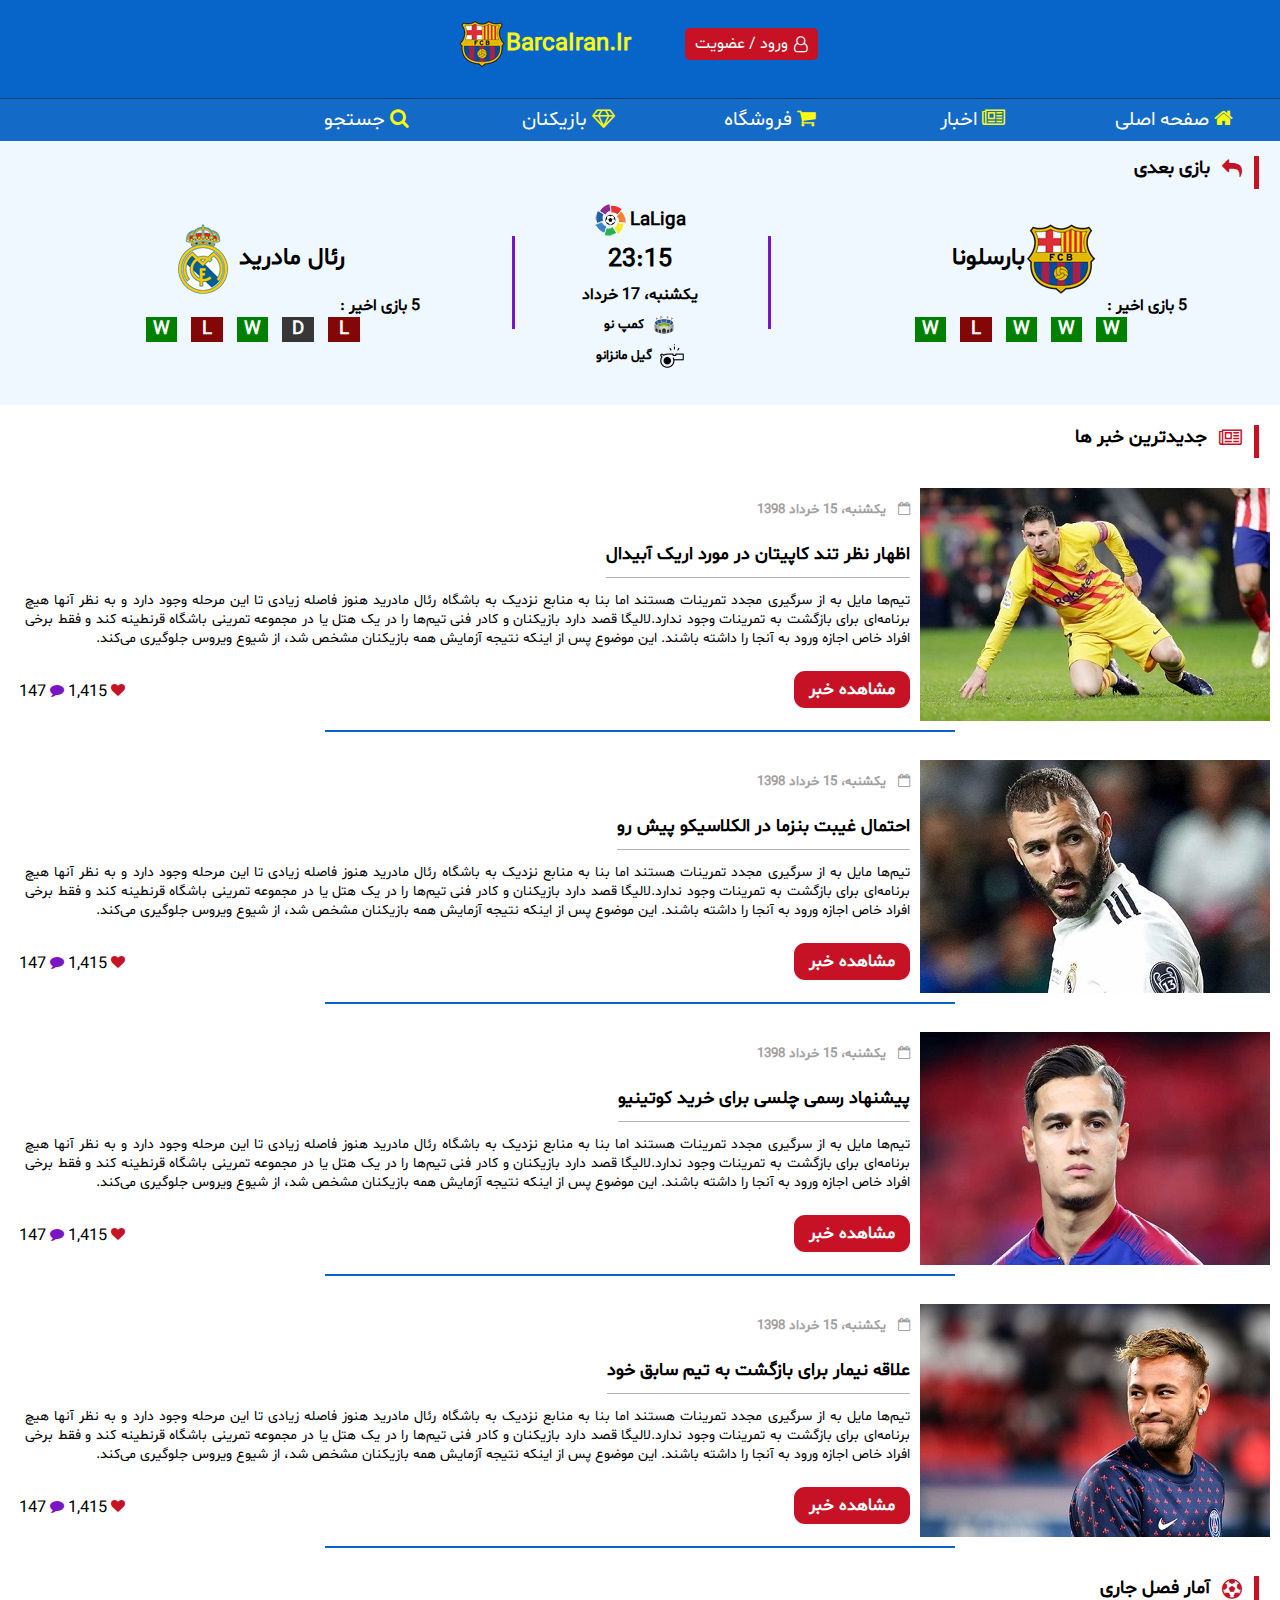
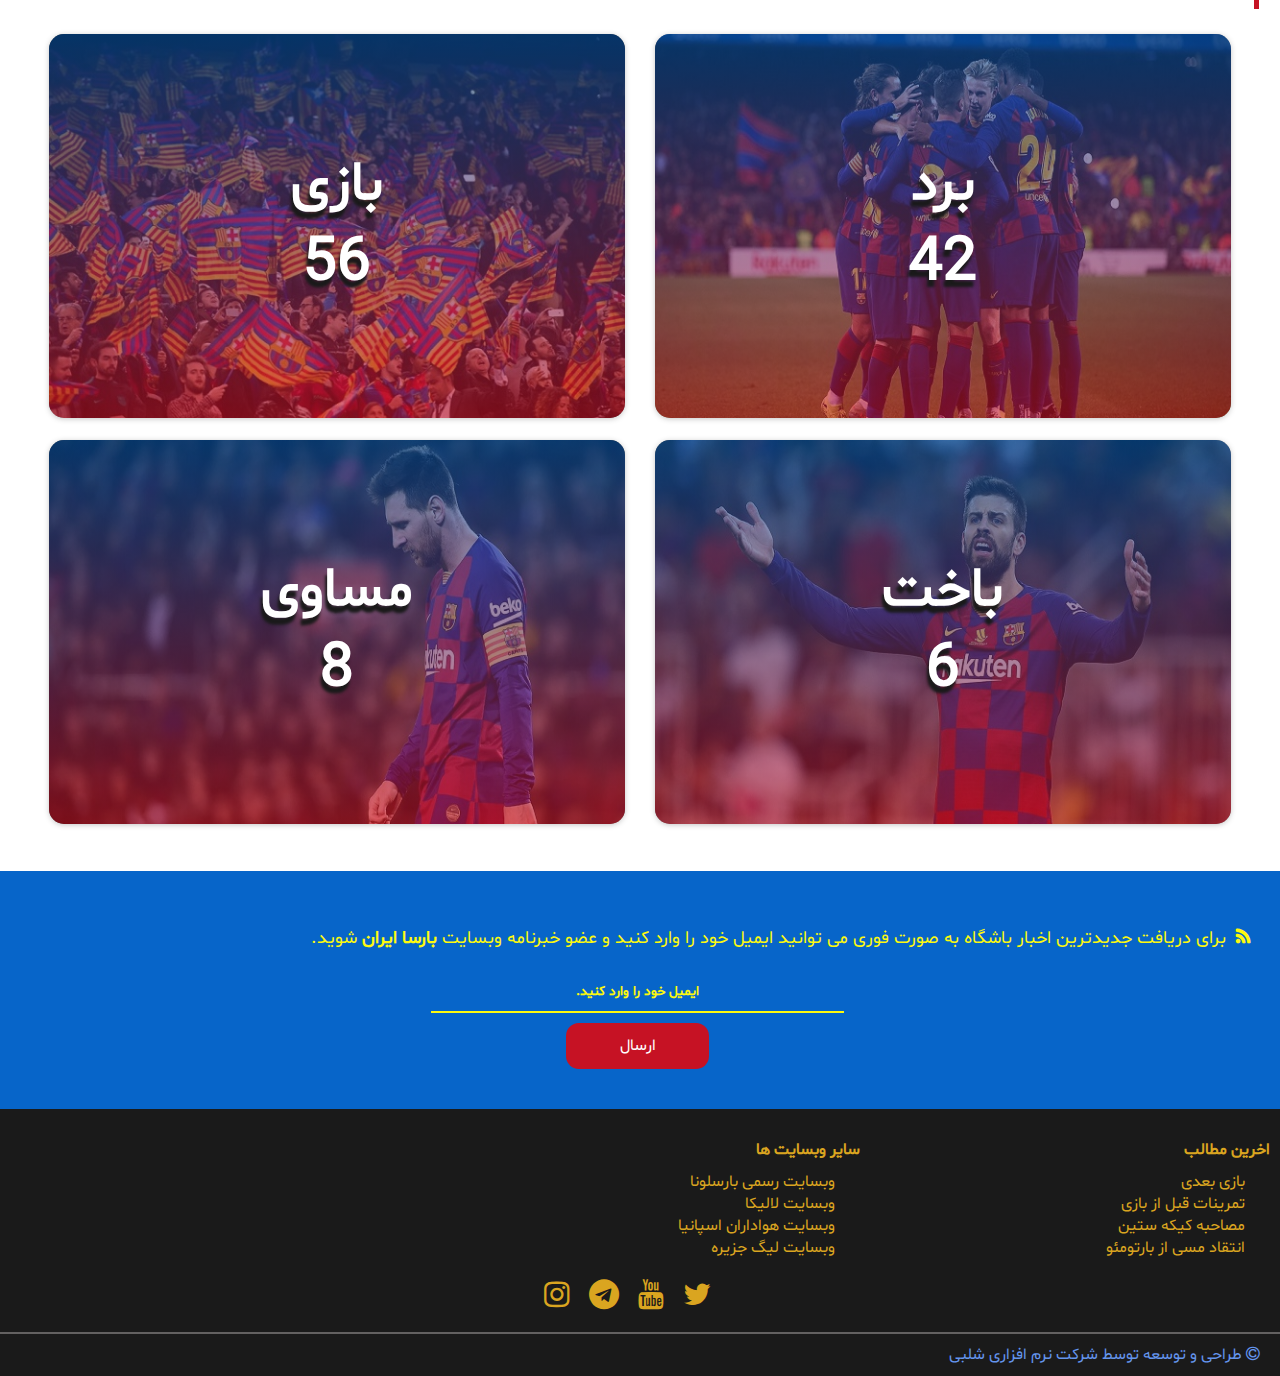
<file: index.html>
<!DOCTYPE html>
<html lang="en">

<head>
    <meta charset="UTF-8" />
    <meta name="viewport" content="width=device-width, initial-scale=1.0" />
    <title>BarcaIran</title>
    <link rel="shortcut icon" href="Images/Website/FavIco.ico" type="image/x-icon" />
    <link rel="stylesheet" href="Styles/Styles.css" />
    <link rel="stylesheet" href="Styles/Media-Queries.css">
    <link rel="stylesheet" href="https://stackpath.bootstrapcdn.com/font-awesome/4.7.0/css/font-awesome.min.css" />
    <script src="Js/Main.js"></script>
</head>

<body>
    <header class="Header">
        <section class="LogoUserSec">
            <section class="UserLogin">
                <a href="Signin.html" class="SignInButton"><span class="fa fa-user-o"></span>ورود / عضویت</a>
            </section>
            <section class="WebsiteLogoSec">
                <a href="index.html" class="WebsiteLogo">
                    <h2>BarcaIran.Ir</h2>
                    <img src="Images/Website/Logo.png" alt="" />
                </a>
            </section>
        </section>
        <nav class="NavBar" id="DesktopNav">
            <ul class="NavUl">
                <li class="NavLi">
                    <a href="index.html" class="NavItem"><span class="fa fa-home"></span>&nbsp;صفحه اصلی</a>
                </li>
                <li class="NavLi NewsLi">
                    <a href="News.html" class="NavItem"><span class="fa fa-newspaper-o"></span>&nbsp;اخبار</a>
                    <!-- News SubMenu -->
                    <ul class="NavSubMenuUl">
                        <li class="NavSubMenuLi">
                            <a href="News.html"><span class="fa fa-newspaper-o"></span>&nbsp;اخبار</a>
                        </li>
                        <li class="NavSubMenuLi">
                            <a href="News.html"><span class="fa fa-futbol-o"></span>&nbsp;بازی ها</a>
                        </li>
                        <li class="NavSubMenuLi">
                            <a href="News.html"><span class="fa fa-trophy"></span>&nbsp;مسابقات</a>
                        </li>
                    </ul>
                    <!--End of News SubMenu -->
                </li>
                <li class="NavLi">
                    <a href="#" class="NavItem"><span class="fa fa-shopping-cart"></span>&nbsp;فروشگاه</a>
                </li>
                <li class="NavLi PlayersLi">
                    <a href="PlayersPage.html" class="NavItem"><span class="fa fa-diamond"></span>&nbsp;بازیکنان</a>
                    <!-- Players Susbmenu -->
                    <ul class="NavSubMenuUl">
                        <li class="NavSubMenuLi">
                            <a href="PlayersPage.html"><span class="fa fa-star"></span>&nbsp;لیست</a>
                        </li>
                        <li class="NavSubMenuLi">
                            <a href="PlayersPage.html"><span class="fa fa-photo"></span>&nbsp;عکس</a>
                        </li>
                    </ul>
                    <!-- End of  Players Susbmenu -->
                </li>
                <li class="NavLi">
                    <a href="#" class="NavItem" onclick="ShowSearch()"><span class="fa fa-search">&nbsp;</span>جستجو</a>
                </li>
                <!-- SearchButton -->
                <section id="SearchSection">
                    <a href="#" class="CloseBtn" onclick="DismissSearch()"><span class="fa fa-remove"></span></a>
                    <input class="SearchBox" type="text" placeholder="هرچی میخوای بنویس" />
                    <a href="#" class="SearchBtn">جستجو</a>
                </section>
                <!--End Of SearchButton -->
            </ul>
        </nav>
        <a href="#" class="BurgerMenuBtn"><span class="fa fa-bars"></span></a>
    </header>
    <!-- Header Ends -->
    <main class="Main">
        <!-- This Sections will show next match Details -->
        <Section class="NextMatchSec">
            <!-- NMTItle -->
            <section class="NMTitleSec SectionTitleSec">
                <span class="STIcon NMTitleIcon fa fa-reply"></span> &nbsp; &nbsp;
                <h3 class="STTitle NMTitle">بازی بعدی</h3>
            </section>
            <!-- End of NMTitle -->
            <!-- MatchInformation Section -->
            <section class="NMInfo">
                <!-- This Section show Team1 Details -->
                <section class="NMTeamsSec">
                    <section class="NMTeamsLogoAndName"><img src="Images/Website/MatchLogo.png" alt="Barcelona">
                        <h2 class="NMTeamName">بارسلونا</h2>
                    </section>
                    <section class="NMTeamStatus">
                        <h4>5 بازی اخیر :</h4>
                        <section>
                            <h3 class="MatchWin">W</h3>&nbsp;
                            <h3 class="MatchWin">W</h3>&nbsp;
                            <h3 class="MatchWin">W</h3>&nbsp;
                            <h3 class="MatchLoss">L</h3>&nbsp;
                            <h3 class="MatchWin">W</h3>&nbsp;
                        </section>
                    </section>
                </section>
                <!-- End of team1 details -->
                <!-- This section contain match details -->
                <Section class="NMDetails">
                    <!-- Tournmant logo -->
                    <section>
                        <h3>LaLiga</h3>&nbsp;<img class="NMTournmantImg" src="Images/Website/laliga.png" alt="Laliga"></section>
                    <!-- Match Date And Time -->
                    <section>
                        <h3 class="NMTime">23:15</h3>
                    </section>
                    <section>
                        <h4>یکشنبه، 17 خرداد</h4>
                    </section>
                    <!-- Referee and Stadium -->
                    <section>
                        <img src="Images/Website/Stadium.png" alt="Stadium">
                        <h5>&nbsp; کمپ نو</h6>
                    </section>
                    <section>
                        <img src="Images/Website/Referee.png" alt="Referee">
                        <h5>&nbsp; گیل مانزانو</h5>
                    </section>

                </Section>
                <!-- End Of Match Details -->
                <!-- This Section show Team2 Details -->
                <section class="NMTeamsSec">
                    <section class="NMTeamsLogoAndName">
                        <h2 class="NMTeamName">رئال مادرید</h2>
                        <img src="Images/Website/realLogo.png" alt="realLogo">

                    </section>
                    <section class="NMTeamStatus">
                        <h4>5 بازی اخیر :</h4>
                        <section>
                            <h3 class="MatchLoss">L</h3>&nbsp;
                            <h3 class="MatchDraw">D</h3>&nbsp;
                            <h3 class="MatchWin">W</h3>&nbsp;
                            <h3 class="MatchLoss">L</h3>&nbsp;
                            <h3 class="MatchWin">W</h3>&nbsp;
                        </section>
                    </section>
                </section>
                <!-- End of team2 details -->
            </section>
        </Section>
        <!-- End of Next Match Section -->
        <!-- Latest news Title -->
        <section class="NMTitleSec SectionTitleSec">
            <span class="STIcon NMTitleIcon fa fa-newspaper-o"></span> &nbsp; &nbsp;
            <h3 class="STTitle NMTitle">جدیدترین خبر ها</h3>
        </section>
        <!--End of Latest news Title -->
        <!-- Latest News Sec -->
        <section class="LatestNewsSec">
            <!-- Latest News Box -->
            <section class="LNBox">
                <!-- Latest News Img -->
                <section class="LNImg"><img src="Images/News/messi.jpg" alt=""></section>
                <!-- Latest News Details such as date, text and .. -->
                <section class="LNDetails">
                    <section class="LNDateTimeSec">
                        <h5 class="LNDateTime"> <span class="fa fa-calendar-o"></span> &nbsp; یکشنبه، 15 خرداد 1398 </h5>
                    </section>
                    <section class="LNTitleSec">
                        <h3 class="LNTitle">اظهار نظر تند کاپیتان در مورد اریک آبیدال</h3>
                    </section>
                    <section class="LNTextSec">
                        <p class="LNText">
                            تیم‌ها مایل به از سرگیری مجدد تمرینات هستند اما بنا به منابع نزدیک به باشگاه رئال مادرید هنوز فاصله زیادی تا این مرحله وجود دارد و به نظر آنها هیچ برنامه‌ای برای بازگشت به تمرینات وجود ندارد.لالیگا قصد دارد بازیکنان و کادر فنی تیم‌ها را در یک هتل یا در
                            مجموعه تمرینی باشگاه قرنطینه کند و فقط برخی افراد خاص اجازه ورود به آنجا را داشته باشند. این موضوع پس از اینکه نتیجه آزمایش همه بازیکنان مشخص شد، از شیوع ویروس جلوگیری می‌کند.
                        </p>
                    </section>
                    <!--End Latest News Details such as date, text and .. -->
                    <!-- Latest News Button, Comment and heart icon -->
                    <section class="LNActions">
                        <section class="LNBtnSec"><a href="#" class="LNBtn">مشاهده خبر</a></section>
                        <section class="LNFeedback">
                            <span class="fa fa-heart HeartIcon"></span>
                            <h3>1,415</h3>
                            &nbsp;
                            <span class="fa fa-comment CommentIcon"></span>
                            <h3>147</h3>
                        </section>
                        <!-- End ofLatest News Button, Comment and heart icon -->
                    </section>
                    <!--End of Latest News Details such as date, text and .. -->
                </section>
                <!--End of Latest News Box.. -->
            </section>
            <!-- Latest News Box -->
            <section class="LNBox">
                <!-- Latest News Img -->
                <section class="LNImg"><img src="Images/News/benzema.jpg" alt=""></section>
                <!-- Latest News Details such as date, text and .. -->
                <section class="LNDetails">
                    <section class="LNDateTimeSec">
                        <h5 class="LNDateTime"> <span class="fa fa-calendar-o"></span> &nbsp; یکشنبه، 15 خرداد 1398 </h5>
                    </section>
                    <section class="LNTitleSec">
                        <h3 class="LNTitle">احتمال غیبت بنزما در الکلاسیکو پیش رو</h3>
                    </section>
                    <section class="LNTextSec">
                        <p class="LNText">
                            تیم‌ها مایل به از سرگیری مجدد تمرینات هستند اما بنا به منابع نزدیک به باشگاه رئال مادرید هنوز فاصله زیادی تا این مرحله وجود دارد و به نظر آنها هیچ برنامه‌ای برای بازگشت به تمرینات وجود ندارد.لالیگا قصد دارد بازیکنان و کادر فنی تیم‌ها را در یک هتل یا در
                            مجموعه تمرینی باشگاه قرنطینه کند و فقط برخی افراد خاص اجازه ورود به آنجا را داشته باشند. این موضوع پس از اینکه نتیجه آزمایش همه بازیکنان مشخص شد، از شیوع ویروس جلوگیری می‌کند.
                        </p>
                    </section>
                    <!--End Latest News Details such as date, text and .. -->
                    <!-- Latest News Button, Comment and heart icon -->
                    <section class="LNActions">
                        <section class="LNBtnSec"><a href="#" class="LNBtn">مشاهده خبر</a></section>
                        <section class="LNFeedback">
                            <span class="fa fa-heart HeartIcon"></span>
                            <h3>1,415</h3>
                            &nbsp;
                            <span class="fa fa-comment CommentIcon"></span>
                            <h3>147</h3>
                        </section>
                        <!-- End ofLatest News Button, Comment and heart icon -->
                    </section>
                    <!--End of Latest News Details such as date, text and .. -->
                </section>
                <!--End of Latest News Box.. -->
            </section>
            <!-- Latest News Box -->
            <section class="LNBox">
                <!-- Latest News Img -->
                <section class="LNImg"><img src="Images/News/coutinho.jpg" alt=""></section>
                <!-- Latest News Details such as date, text and .. -->
                <section class="LNDetails">
                    <section class="LNDateTimeSec">
                        <h5 class="LNDateTime"> <span class="fa fa-calendar-o"></span> &nbsp; یکشنبه، 15 خرداد 1398 </h5>
                    </section>
                    <section class="LNTitleSec">
                        <h3 class="LNTitle">پیشنهاد رسمی چلسی برای خرید کوتینیو</h3>
                    </section>
                    <section class="LNTextSec">
                        <p class="LNText">
                            تیم‌ها مایل به از سرگیری مجدد تمرینات هستند اما بنا به منابع نزدیک به باشگاه رئال مادرید هنوز فاصله زیادی تا این مرحله وجود دارد و به نظر آنها هیچ برنامه‌ای برای بازگشت به تمرینات وجود ندارد.لالیگا قصد دارد بازیکنان و کادر فنی تیم‌ها را در یک هتل یا در
                            مجموعه تمرینی باشگاه قرنطینه کند و فقط برخی افراد خاص اجازه ورود به آنجا را داشته باشند. این موضوع پس از اینکه نتیجه آزمایش همه بازیکنان مشخص شد، از شیوع ویروس جلوگیری می‌کند.
                        </p>
                    </section>
                    <!--End Latest News Details such as date, text and .. -->
                    <!-- Latest News Button, Comment and heart icon -->
                    <section class="LNActions">
                        <section class="LNBtnSec"><a href="#" class="LNBtn">مشاهده خبر</a></section>
                        <section class="LNFeedback">
                            <span class="fa fa-heart HeartIcon"></span>
                            <h3>1,415</h3>
                            &nbsp;
                            <span class="fa fa-comment CommentIcon"></span>
                            <h3>147</h3>
                        </section>
                        <!-- End ofLatest News Button, Comment and heart icon -->
                    </section>
                    <!--End of Latest News Details such as date, text and .. -->
                </section>
                <!--End of Latest News Box.. -->
            </section>
            <!-- Latest News Box -->
            <section class="LNBox">
                <!-- Latest News Img -->
                <section class="LNImg"><img src="Images/News/neymar.jpg" alt=""></section>
                <!-- Latest News Details such as date, text and .. -->
                <section class="LNDetails">
                    <section class="LNDateTimeSec">
                        <h5 class="LNDateTime"> <span class="fa fa-calendar-o"></span> &nbsp; یکشنبه، 15 خرداد 1398 </h5>
                    </section>
                    <section class="LNTitleSec">
                        <h3 class="LNTitle">علاقه نیمار برای بازگشت به تیم سابق خود</h3>
                    </section>
                    <section class="LNTextSec">
                        <p class="LNText">
                            تیم‌ها مایل به از سرگیری مجدد تمرینات هستند اما بنا به منابع نزدیک به باشگاه رئال مادرید هنوز فاصله زیادی تا این مرحله وجود دارد و به نظر آنها هیچ برنامه‌ای برای بازگشت به تمرینات وجود ندارد.لالیگا قصد دارد بازیکنان و کادر فنی تیم‌ها را در یک هتل یا در
                            مجموعه تمرینی باشگاه قرنطینه کند و فقط برخی افراد خاص اجازه ورود به آنجا را داشته باشند. این موضوع پس از اینکه نتیجه آزمایش همه بازیکنان مشخص شد، از شیوع ویروس جلوگیری می‌کند.
                        </p>
                    </section>
                    <!--End Latest News Details such as date, text and .. -->
                    <!-- Latest News Button, Comment and heart icon -->
                    <section class="LNActions">
                        <section class="LNBtnSec"><a href="#" class="LNBtn">مشاهده خبر</a></section>
                        <section class="LNFeedback">
                            <span class="fa fa-heart HeartIcon"></span>
                            <h3>1,415</h3>
                            &nbsp;
                            <span class="fa fa-comment CommentIcon"></span>
                            <h3>147</h3>
                        </section>
                        <!-- End ofLatest News Button, Comment and heart icon -->
                    </section>
                    <!--End of Latest News Details such as date, text and .. -->
                </section>
                <!--End of Latest News Box.. -->
            </section>
        </section>
        </section>
        <!-- This Season Stats -->
        <!-- Season stats title -->
        <section class="NMTitleSec SectionTitleSec">
            <span class="STIcon NMTitleIcon fa fa-futbol-o"></span> &nbsp; &nbsp;
            <h3 class="STTitle NMTitle">آمار فصل جاری</h3>
        </section>
        <!-- Season stats title -->
        <Section class="SeasonStatsSec">
            <!-- This Section will hold season stats -->
            <section class="SSMatches">
                <img src="Images/Website/Wining.jpeg" class="SSImg" alt="">
                <section class="SSText">
                    <h1>برد</h1>
                    <h3>42</h3>
                </section>
            </section>
            <section class="SSMatches SSMatchesMR">
                <img src="Images/Website/Games.jpg" class="SSImg" alt="">
                <section class="SSText">
                    <h1>بازی</h1>
                    <h3>56</h3>
                </section>
            </section>
            <section class="SSMatches">
                <img src="Images/Website/Loss.jpeg" class="SSImg" alt="">
                <section class="SSText">
                    <h1>باخت</h1>
                    <h3>6</h3>
                </section>
            </section>
            <section class="SSMatches SSMatchesMR">
                <img src="Images/Website/Draw.jpeg" class="SSImg" alt="">
                <section class="SSText">
                    <h1>مساوی</h1>
                    <h3>8</h3>
                </section>
            </section>
        </Section>
        <!-- End of This Season Stats -->
        <!-- Get Latest News Sec -->
        <section class="GetNewsSec">
            <p class="GetNews"><span class="fa fa-feed">&nbsp;&nbsp;</span>برای دریافت جدیدترین اخبار باشگاه به صورت فوری می توانید ایمیل خود را وارد کنید و عضو خبرنامه وبسایت <b>بارسا ایران </b> شوید.</p>
            <section class="GetNewsActionsSec">

                <input class="GNTxtBox" type="text" placeholder="ایمیل خود را وارد کنید.">
                <br> <a href="#" class="GNBtn">ارسال</a>

            </section>
        </section>
        <!-- End of Get Latest News Sec -->
    </main>
    <!-- End of main -->
    <footer>
        <!-- This section will hold website footer content -->
        <section class="FooterContent">
            <!-- This section will show website latest posts -->
            <section class="FooterLatestPosts">
                <h4 class="FCTitle">اخرین مطالب</h4>
                <ul class="FCul">
                    <li class="FCli"><a href="#" class="FCliItems">بازی بعدی</a></li>
                    <li class="FCli"><a href="#" class="FCliItems">تمرینات قبل از بازی</a></li>
                    <li class="FCli"><a href="#" class="FCliItems">مصاحبه کیکه ستین</a></li>
                    <li class="FCli"><a href="#" class="FCliItems">انتقاد مسی از بارتومئو</a></li>
                </ul>
            </section>
            <!-- End of show website latest posts -->
            <!-- This section will show website latest posts -->
            <section class="OtherWebsites">
                <h4 class="FCTitle">سایر وبسایت ها</h4>
                <ul class="FCul">
                    <li class="FCli"><a href="#" class="FCliItems">وبسایت رسمی بارسلونا</a></li>
                    <li class="FCli"><a href="#" class="FCliItems">وبسایت لالیکا</a></li>
                    <li class="FCli"><a href="#" class="FCliItems">وبسایت هواداران اسپانیا</a></li>
                    <li class="FCli"><a href="#" class="FCliItems">وبسایت لیگ جزیره</a></li>
                </ul>
            </section>
            <!-- End of show website latest posts -->

            <section class="SocialNetworksSec">
                <a href="#"><span class="fa fa-twitter SocialIcon"></span></a>
                <a href="#"> <span class="fa fa-youtube SocialIcon"></span></a>
                <a href="#"> <span class="fa fa-telegram SocialIcon"></span></a>
                <a href="#"> <span class="fa fa-instagram SocialIcon"></span></a>
            </section>
        </section>
        <!--end of website footer content section -->

        <section class="CopyRight"><span class="fa fa-copyright">&nbsp;</span>طراحی و توسعه توسط شرکت نرم افزاری شلبی </section>
    </footer>
</body>

</html>
</file>
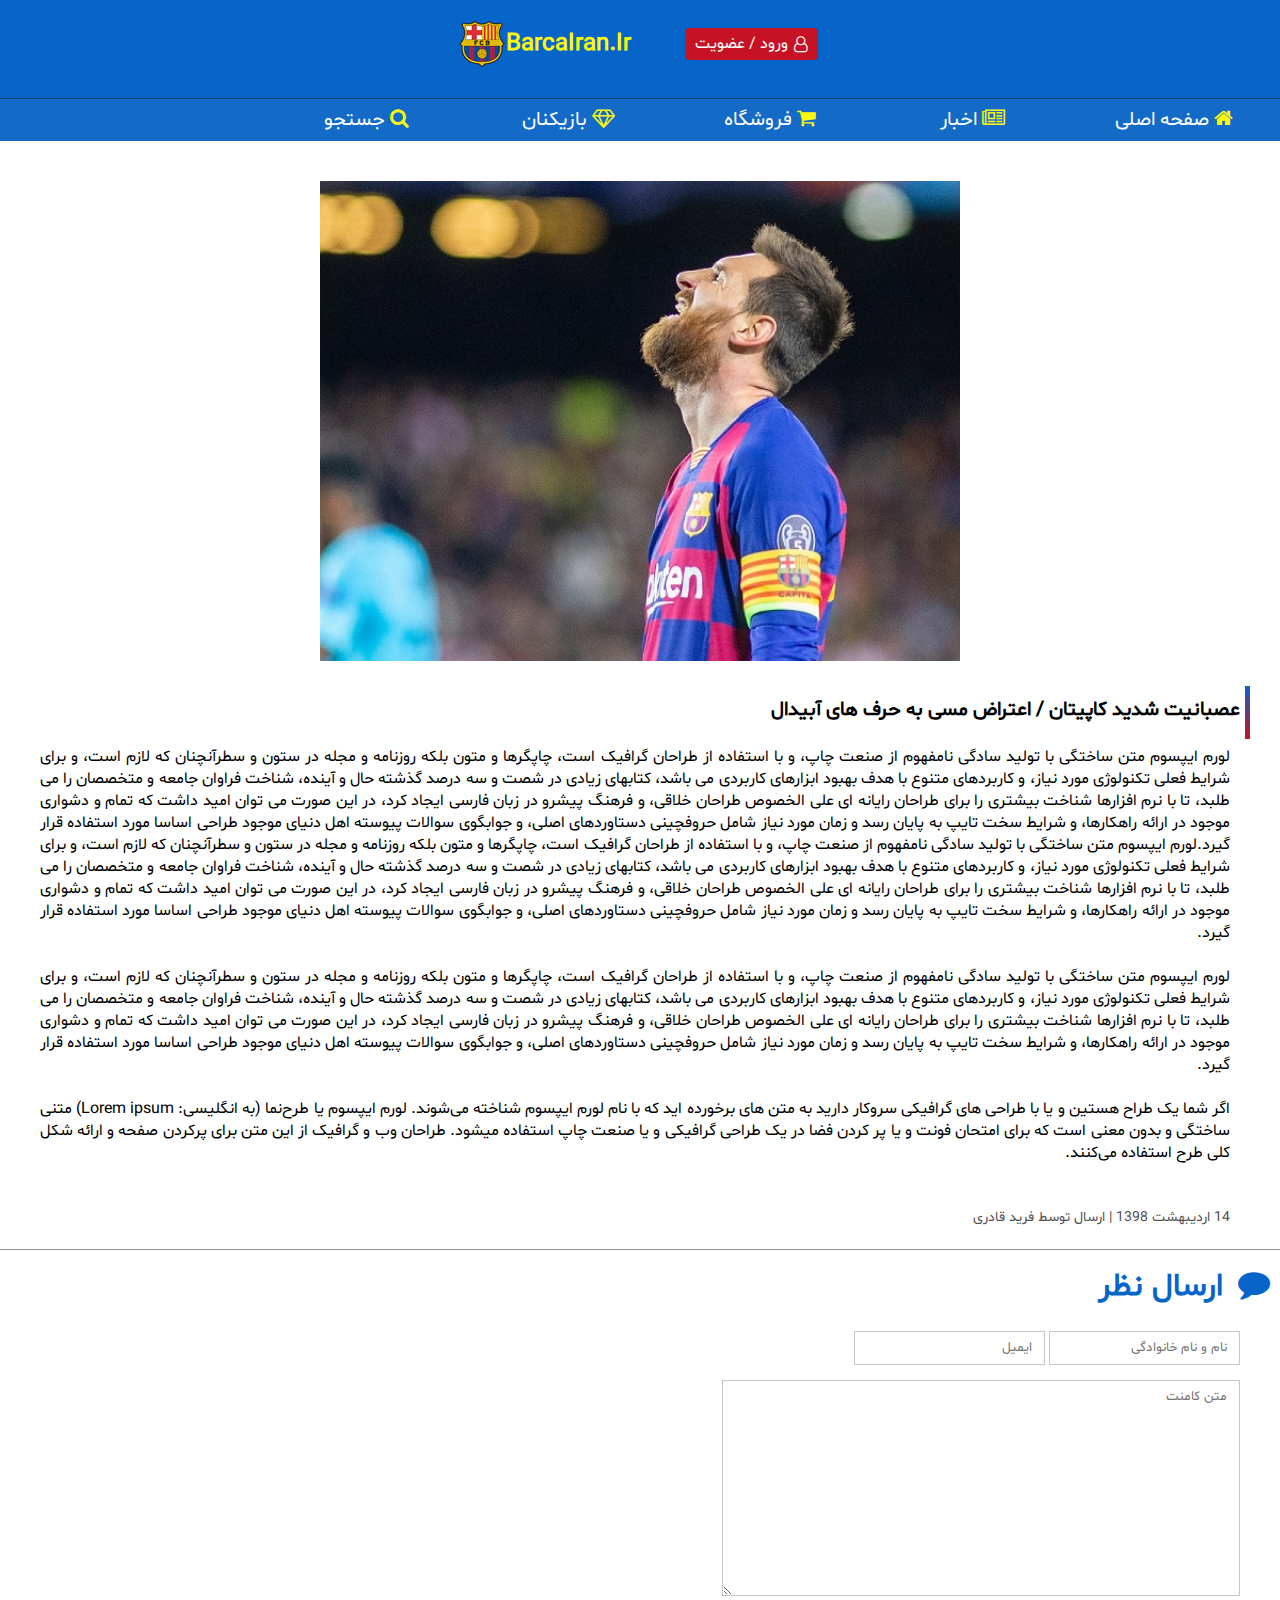
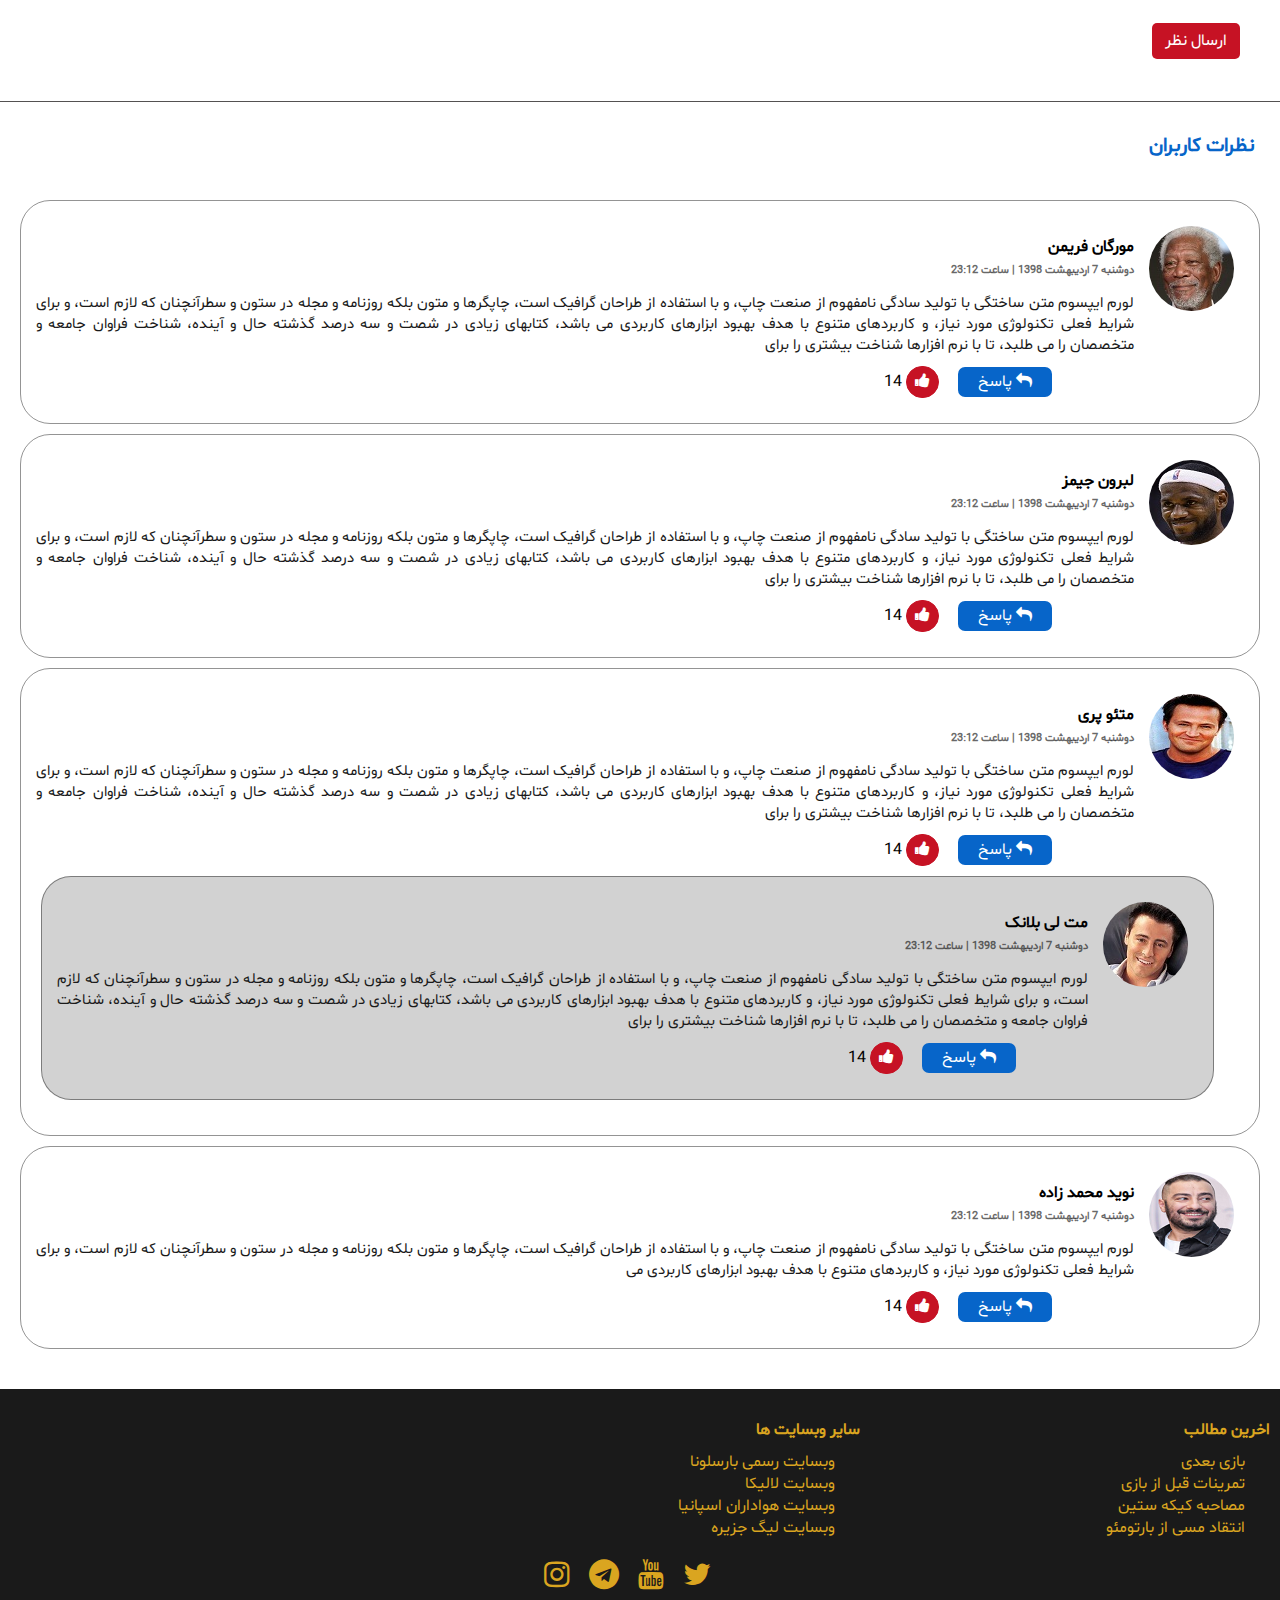
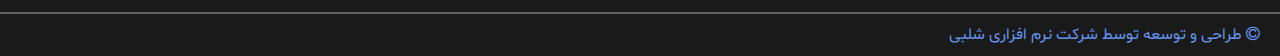
<file: News.html>
<!DOCTYPE html>
<html lang="en">

<head>
    <meta charset="UTF-8" />
    <meta name="viewport" content="width=device-width, initial-scale=1.0" />
    <title>BarcaIran</title>
    <link rel="shortcut icon" href="Images/Website/FavIco.ico" type="image/x-icon" />
    <link rel="stylesheet" href="Styles/Styles.css" />
    <link rel="stylesheet" href="Styles/Media-Queries.css" />

    <link rel="stylesheet" href="https://stackpath.bootstrapcdn.com/font-awesome/4.7.0/css/font-awesome.min.css" />
    <script src="Js/Main.js"></script>
</head>

<body>
    <header class="Header">
        <section class="LogoUserSec">
            <section class="UserLogin">
                <a href="Signin.html" class="SignInButton"><span class="fa fa-user-o"></span>ورود / عضویت</a
          >
        </section>
        <section class="WebsiteLogoSec">
          <a href="index.html" class="WebsiteLogo">
            <h2>BarcaIran.Ir</h2>
            <img src="Images/Website/Logo.png" alt="" />
          </a>
            </section>
        </section>
        <nav class="NavBar" id="DesktopNav">
            <ul class="NavUl">
                <li class="NavLi">
                    <a href="index.html" class="NavItem"><span class="fa fa-home"></span>&nbsp;صفحه اصلی</a
            >
          </li>
          <li class="NavLi NewsLi">
            <a href="#" class="NavItem"
              ><span class="fa fa-newspaper-o"></span>&nbsp;اخبار</a
            >
            <!-- News SubMenu -->
            <ul class="NavSubMenuUl">
              <li class="NavSubMenuLi">
                <a href="News.html"
                  ><span class="fa fa-newspaper-o"></span>&nbsp;اخبار</a
                >
              </li>
              <li class="NavSubMenuLi">
                <a href="News.html"
                  ><span class="fa fa-futbol-o"></span>&nbsp;بازی ها</a
                >
              </li>
              <li class="NavSubMenuLi">
                <a href="News.html"
                  ><span class="fa fa-trophy"></span>&nbsp;مسابقات</a
                >
              </li>
            </ul>
            <!--End of News SubMenu -->
          </li>
          <li class="NavLi">
            <a href="#" class="NavItem"
              ><span class="fa fa-shopping-cart"></span>&nbsp;فروشگاه</a
            >
          </li>
          <li class="NavLi PlayersLi">
            <a href="PlayersPage.html" class="NavItem"
              ><span class="fa fa-diamond"></span>&nbsp;بازیکنان</a
            >
            <!-- Players Susbmenu -->
            <ul class="NavSubMenuUl">
              <li class="NavSubMenuLi">
                <a href="PlayersPage.html"
                  ><span class="fa fa-star"></span>&nbsp;لیست</a
                >
              </li>
              <li class="NavSubMenuLi">
                <a href="PlayersPage.html"
                  ><span class="fa fa-photo"></span>&nbsp;عکس</a
                >
              </li>
            </ul>
            <!-- End of  Players Susbmenu -->
          </li>
          <li class="NavLi">
            <a href="#" class="NavItem" onclick="ShowSearch()"
              ><span class="fa fa-search">&nbsp;</span>جستجو</a
            >
          </li>
          <!-- SearchButton -->
          <section id="SearchSection">
            <a href="#" class="CloseBtn" onclick="DismissSearch()"
              ><span class="fa fa-remove"></span
            ></a>
                    <input class="SearchBox" type="text" placeholder="هرچی میخوای بنویس" />
                    <a href="#" class="SearchBtn">جستجو</a>
                    </section>
                    <!--End Of SearchButton -->
            </ul>
        </nav>
        <a href="#" class="BurgerMenuBtn"><span class="fa fa-bars"></span></a>
    </header>
    <!-- Header Ends -->
    <main>
        <!-- News Content -->
        <article class="NewsContentHolder">
            <img src="Images/News/messi2.jpg" alt="" />
            <section class="NewsContent">
                <h1 class="NewsPageTitle">
                    عصبانیت شدید کاپیتان / اعتراض مسی به حرف های آبیدال
                </h1>
                <p>
                    لورم ایپسوم متن ساختگی با تولید سادگی نامفهوم از صنعت چاپ، و با استفاده از طراحان گرافیک است، چاپگرها و متون بلکه روزنامه و مجله در ستون و سطرآنچنان که لازم است، و برای شرایط فعلی تکنولوژی مورد نیاز، و کاربردهای متنوع با هدف بهبود ابزارهای کاربردی می
                    باشد، کتابهای زیادی در شصت و سه درصد گذشته حال و آینده، شناخت فراوان جامعه و متخصصان را می طلبد، تا با نرم افزارها شناخت بیشتری را برای طراحان رایانه ای علی الخصوص طراحان خلاقی، و فرهنگ پیشرو در زبان فارسی ایجاد کرد، در این صورت می
                    توان امید داشت که تمام و دشواری موجود در ارائه راهکارها، و شرایط سخت تایپ به پایان رسد و زمان مورد نیاز شامل حروفچینی دستاوردهای اصلی، و جوابگوی سوالات پیوسته اهل دنیای موجود طراحی اساسا مورد استفاده قرار گیرد.لورم ایپسوم متن ساختگی
                    با تولید سادگی نامفهوم از صنعت چاپ، و با استفاده از طراحان گرافیک است، چاپگرها و متون بلکه روزنامه و مجله در ستون و سطرآنچنان که لازم است، و برای شرایط فعلی تکنولوژی مورد نیاز، و کاربردهای متنوع با هدف بهبود ابزارهای کاربردی می باشد،
                    کتابهای زیادی در شصت و سه درصد گذشته حال و آینده، شناخت فراوان جامعه و متخصصان را می طلبد، تا با نرم افزارها شناخت بیشتری را برای طراحان رایانه ای علی الخصوص طراحان خلاقی، و فرهنگ پیشرو در زبان فارسی ایجاد کرد، در این صورت می توان
                    امید داشت که تمام و دشواری موجود در ارائه راهکارها، و شرایط سخت تایپ به پایان رسد و زمان مورد نیاز شامل حروفچینی دستاوردهای اصلی، و جوابگوی سوالات پیوسته اهل دنیای موجود طراحی اساسا مورد استفاده قرار گیرد.
                    <br />
                    <br />لورم ایپسوم متن ساختگی با تولید سادگی نامفهوم از صنعت چاپ، و با استفاده از طراحان گرافیک است، چاپگرها و متون بلکه روزنامه و مجله در ستون و سطرآنچنان که لازم است، و برای شرایط فعلی تکنولوژی مورد نیاز، و کاربردهای متنوع با هدف
                    بهبود ابزارهای کاربردی می باشد، کتابهای زیادی در شصت و سه درصد گذشته حال و آینده، شناخت فراوان جامعه و متخصصان را می طلبد، تا با نرم افزارها شناخت بیشتری را برای طراحان رایانه ای علی الخصوص طراحان خلاقی، و فرهنگ پیشرو در زبان فارسی
                    ایجاد کرد، در این صورت می توان امید داشت که تمام و دشواری موجود در ارائه راهکارها، و شرایط سخت تایپ به پایان رسد و زمان مورد نیاز شامل حروفچینی دستاوردهای اصلی، و جوابگوی سوالات پیوسته اهل دنیای موجود طراحی اساسا مورد استفاده قرار
                    گیرد. <br />
                    <br />اگر شما یک طراح هستین و یا با طراحی های گرافیکی سروکار دارید به متن های برخورده اید که با نام لورم ایپسوم شناخته می‌شوند. لورم ایپسوم یا طرح‌نما (به انگلیسی: Lorem ipsum) متنی ساختگی و بدون معنی است که برای امتحان فونت و یا پر
                    کردن فضا در یک طراحی گرافیکی و یا صنعت چاپ استفاده میشود. طراحان وب و گرافیک از این متن برای پرکردن صفحه و ارائه شکل کلی طرح استفاده می‌کنند.
                </p>
                <p class="NewsInfo">14 اردیبهشت 1398 | ارسال توسط فرید قادری</p>
            </section>
        </article>
        <!-- Comments Section -->
        <section class="CommentSecHolder">
            <!-- This section contain inputs for send comment -->
            <section class="SendCommentSec">
                <h1><span class="fa fa-comment"></span> ارسال نظر</h1>
                <section>
                    <input type="text" placeholder="نام و نام خانوادگی" class="UserCommentInfotxt" />
                    <input type="email" placeholder="ایمیل" class="UserCommentInfotxt" />
                    <br />
                    <textarea class="UserCommentTexttxt UserCommentInfotxt" placeholder="متن کامنت"></textarea>
                    <br />
                    <a href="#" class="SendCommentBtn">ارسال نظر</a>
                </section>
            </section>
            <!-- This Section Will show comments that users sent for this news -->
            <section class="NewsComment">
                <h1 class="NewsCommentTitle">
                    نظرات کاربران
                </h1>
                <!-- This section will show users comments -->
                <section class="UserComment">
                    <section class="UserCommentDetails">
                        <section class="UserCommentDetailsProfile">
                            <img src="Images/Users/MorganFreeman.jpg" alt="user image" />
                        </section>
                        <section class="UserCommentDetailsInfo">
                            <h4>مورگان فریمن</h4>
                            <h6>دوشنبه 7 اردیبهشت 1398 | ساعت 23:12</h6>
                            <p>
                                لورم ایپسوم متن ساختگی با تولید سادگی نامفهوم از صنعت چاپ، و با استفاده از طراحان گرافیک است، چاپگرها و متون بلکه روزنامه و مجله در ستون و سطرآنچنان که لازم است، و برای شرایط فعلی تکنولوژی مورد نیاز، و کاربردهای متنوع با هدف بهبود ابزارهای کاربردی می
                                باشد، کتابهای زیادی در شصت و سه درصد گذشته حال و آینده، شناخت فراوان جامعه و متخصصان را می طلبد، تا با نرم افزارها شناخت بیشتری را برای
                            </p>
                        </section>
                    </section>

                    <section class="UserCommentAcctions">
                        <a href="#" class="CommentBtn ReplyCommentBtn"><span class="fa fa-reply"></span>پاسخ</a
              >
              <a href="#" class="CommentBtn LikeCommentBtn"
                >&nbsp;<span class="fa fa-thumbs-up"></span
              ></a> 14
                    </section>
                </section>
                <!--  -->
                <section class="UserComment">
                    <section class="UserCommentDetails">
                        <section class="UserCommentDetailsProfile">
                            <img src="Images/Users/lebron.jpeg" alt="user image" />
                        </section>
                        <section class="UserCommentDetailsInfo">
                            <h4>لبرون جیمز</h4>
                            <h6>دوشنبه 7 اردیبهشت 1398 | ساعت 23:12</h6>
                            <p>
                                لورم ایپسوم متن ساختگی با تولید سادگی نامفهوم از صنعت چاپ، و با استفاده از طراحان گرافیک است، چاپگرها و متون بلکه روزنامه و مجله در ستون و سطرآنچنان که لازم است، و برای شرایط فعلی تکنولوژی مورد نیاز، و کاربردهای متنوع با هدف بهبود ابزارهای کاربردی می
                                باشد، کتابهای زیادی در شصت و سه درصد گذشته حال و آینده، شناخت فراوان جامعه و متخصصان را می طلبد، تا با نرم افزارها شناخت بیشتری را برای
                            </p>
                        </section>
                    </section>

                    <section class="UserCommentAcctions">
                        <a href="#" class="CommentBtn ReplyCommentBtn"><span class="fa fa-reply"></span>پاسخ</a
              >
              <a href="#" class="CommentBtn LikeCommentBtn"
                >&nbsp;<span class="fa fa-thumbs-up"></span
              ></a> 14
                    </section>
                </section>
                <!--  -->
                <section class="UserComment">
                    <section class="UserCommentDetails">
                        <section class="UserCommentDetailsProfile">
                            <img src="Images/Users/mathew.jpg" alt="user image" />
                        </section>
                        <section class="UserCommentDetailsInfo">
                            <h4>متئو پری</h4>
                            <h6>دوشنبه 7 اردیبهشت 1398 | ساعت 23:12</h6>
                            <p>
                                لورم ایپسوم متن ساختگی با تولید سادگی نامفهوم از صنعت چاپ، و با استفاده از طراحان گرافیک است، چاپگرها و متون بلکه روزنامه و مجله در ستون و سطرآنچنان که لازم است، و برای شرایط فعلی تکنولوژی مورد نیاز، و کاربردهای متنوع با هدف بهبود ابزارهای کاربردی می
                                باشد، کتابهای زیادی در شصت و سه درصد گذشته حال و آینده، شناخت فراوان جامعه و متخصصان را می طلبد، تا با نرم افزارها شناخت بیشتری را برای
                            </p>
                        </section>
                    </section>

                    <section class="UserCommentAcctions">
                        <a href="#" class="CommentBtn ReplyCommentBtn"><span class="fa fa-reply"></span>پاسخ</a
              >
              <a href="#" class="CommentBtn LikeCommentBtn"
                >&nbsp;<span class="fa fa-thumbs-up"></span
              ></a> 14
                    </section>
                    <section class="UserComment UserCommentReply">
                        <section class="UserCommentDetails">
                            <section class="UserCommentDetailsProfile">
                                <img src="Images/Users/joey.jpeg" alt="user image" />
                            </section>
                            <section class="UserCommentDetailsInfo">
                                <h4>مت لی بلانک</h4>
                                <h6>دوشنبه 7 اردیبهشت 1398 | ساعت 23:12</h6>
                                <p>
                                    لورم ایپسوم متن ساختگی با تولید سادگی نامفهوم از صنعت چاپ، و با استفاده از طراحان گرافیک است، چاپگرها و متون بلکه روزنامه و مجله در ستون و سطرآنچنان که لازم است، و برای شرایط فعلی تکنولوژی مورد نیاز، و کاربردهای متنوع با هدف بهبود ابزارهای کاربردی می
                                    باشد، کتابهای زیادی در شصت و سه درصد گذشته حال و آینده، شناخت فراوان جامعه و متخصصان را می طلبد، تا با نرم افزارها شناخت بیشتری را برای
                                </p>
                            </section>
                        </section>

                        <section class="UserCommentAcctions">
                            <a href="#" class="CommentBtn ReplyCommentBtn"><span class="fa fa-reply"></span>پاسخ</a
                >
                <a href="#" class="CommentBtn LikeCommentBtn"
                  >&nbsp;<span class="fa fa-thumbs-up"></span
                ></a> 14
                        </section>
                    </section>
                </section>
                <section class="UserComment">
                    <section class="UserCommentDetails">
                        <section class="UserCommentDetailsProfile">
                            <img src="Images/Users/navid.png" alt="user image" />
                        </section>
                        <section class="UserCommentDetailsInfo">
                            <h4>نوید محمد زاده</h4>
                            <h6>دوشنبه 7 اردیبهشت 1398 | ساعت 23:12</h6>
                            <p>
                                لورم ایپسوم متن ساختگی با تولید سادگی نامفهوم از صنعت چاپ، و با استفاده از طراحان گرافیک است، چاپگرها و متون بلکه روزنامه و مجله در ستون و سطرآنچنان که لازم است، و برای شرایط فعلی تکنولوژی مورد نیاز، و کاربردهای متنوع با هدف بهبود ابزارهای کاربردی می
                            </p>
                        </section>
                    </section>

                    <section class="UserCommentAcctions">
                        <a href="#" class="CommentBtn ReplyCommentBtn"><span class="fa fa-reply"></span>پاسخ</a
              >
              <a href="#" class="CommentBtn LikeCommentBtn"
                >&nbsp;<span class="fa fa-thumbs-up"></span
              ></a> 14
                    </section>
                </section>
            </section>
        </section>
    </main>
    <footer>
        <!-- This section will hold website footer content -->
        <section class="FooterContent">
            <!-- This section will show website latest posts -->
            <section class="FooterLatestPosts">
                <h4 class="FCTitle">اخرین مطالب</h4>
                <ul class="FCul">
                    <li class="FCli"><a href="#" class="FCliItems">بازی بعدی</a></li>
                    <li class="FCli">
                        <a href="#" class="FCliItems">تمرینات قبل از بازی</a>
                    </li>
                    <li class="FCli">
                        <a href="#" class="FCliItems">مصاحبه کیکه ستین</a>
                    </li>
                    <li class="FCli">
                        <a href="#" class="FCliItems">انتقاد مسی از بارتومئو</a>
                    </li>
                </ul>
            </section>
            <!-- End of show website latest posts -->
            <!-- This section will show website latest posts -->
            <section class="OtherWebsites">
                <h4 class="FCTitle">سایر وبسایت ها</h4>
                <ul class="FCul">
                    <li class="FCli">
                        <a href="#" class="FCliItems">وبسایت رسمی بارسلونا</a>
                    </li>
                    <li class="FCli">
                        <a href="#" class="FCliItems">وبسایت لالیکا</a>
                    </li>
                    <li class="FCli">
                        <a href="#" class="FCliItems">وبسایت هواداران اسپانیا</a>
                    </li>
                    <li class="FCli">
                        <a href="#" class="FCliItems">وبسایت لیگ جزیره</a>
                    </li>
                </ul>
            </section>
            <!-- End of show website latest posts -->

            <section class="SocialNetworksSec">
                <a href="#"><span class="fa fa-twitter SocialIcon"></span></a>
                <a href="#"> <span class="fa fa-youtube SocialIcon"></span></a>
                <a href="#"> <span class="fa fa-telegram SocialIcon"></span></a>
                <a href="#"> <span class="fa fa-instagram SocialIcon"></span></a>
            </section>
        </section>
        <!--end of website footer content section -->

        <section class="CopyRight">
            <span class="fa fa-copyright">&nbsp;</span>طراحی و توسعه توسط شرکت نرم افزاری شلبی
        </section>
    </footer>
</body>

</html>
</file>
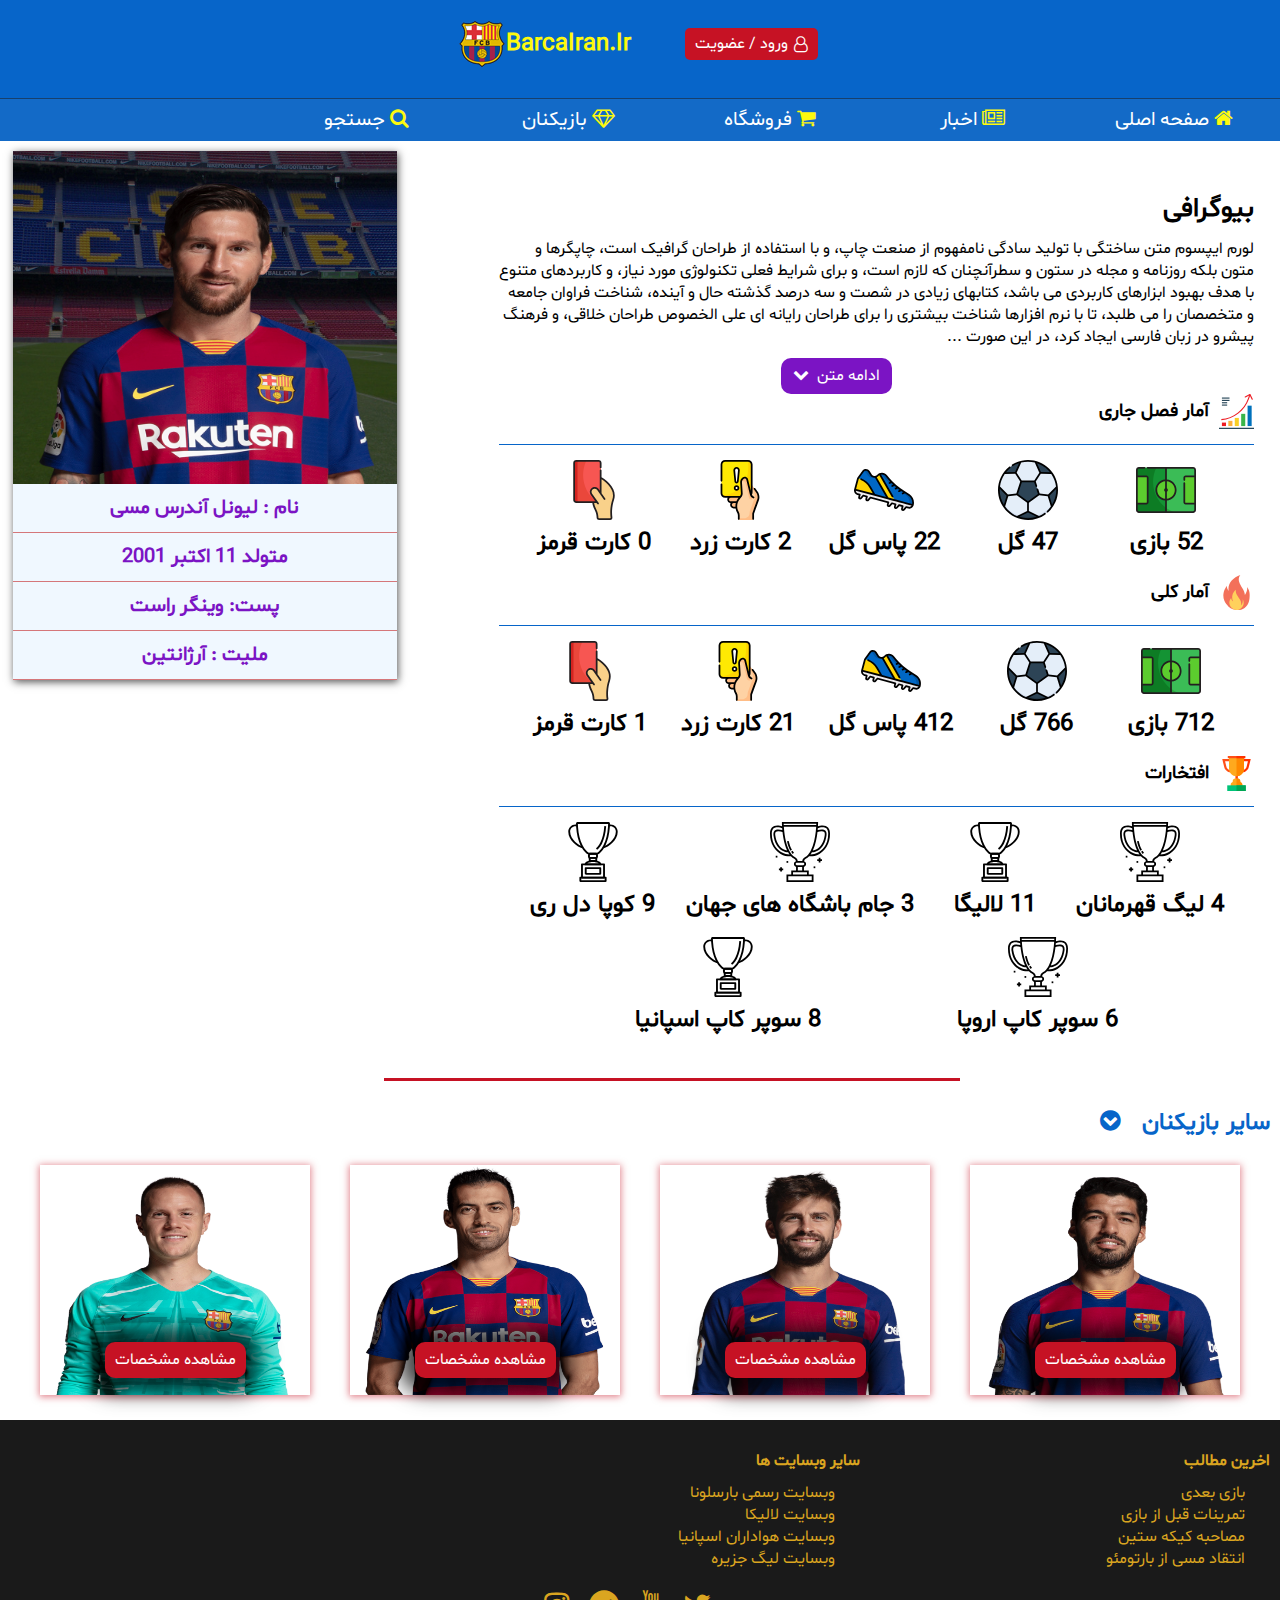
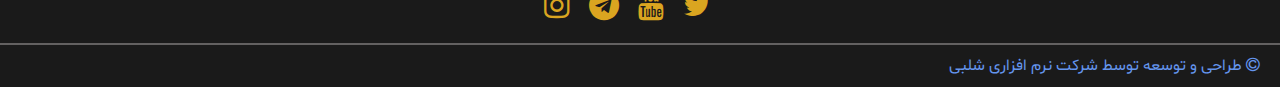
<file: PlayersPage.html>
<!DOCTYPE html>
<html>

<head>
    <title>آمار بازیکنان</title>
    <meta charset="UTF-8" />
    <meta name="viewport" content="width=device-width, initial-scale=1.0" />
    <link rel="stylesheet" href="Styles/Styles.css" type="text/css" />
    <link rel="shortcut icon" href="Images/Website/FavIco.ico" type="image/x-icon" />
    <link rel="stylesheet" href="Styles/Media-Queries.css" />
    <link rel="stylesheet" href="https://stackpath.bootstrapcdn.com/font-awesome/4.7.0/css/font-awesome.min.css" />
</head>

<body>
    <header class="Header">
        <section class="LogoUserSec">
            <section class="UserLogin">
                <a href="Signin.html" class="SignInButton"><span class="fa fa-user-o"></span>ورود / عضویت</a
          >
        </section>
        <section class="WebsiteLogoSec">
          <a href="index.html" class="WebsiteLogo">
            <h2>BarcaIran.Ir</h2>
            <img src="Images/Website/Logo.png" alt="" />
          </a>
            </section>
        </section>
        <nav class="NavBar" id="DesktopNav">
            <ul class="NavUl">
                <li class="NavLi">
                    <a href="#" class="NavItem"><span class="fa fa-home"></span>&nbsp;صفحه اصلی</a
            >
          </li>
          <li class="NavLi NewsLi">
            <a href="#" class="NavItem"
              ><span class="fa fa-newspaper-o"></span>&nbsp;اخبار</a
            >
            <!-- News SubMenu -->
            <ul class="NavSubMenuUl">
              <li class="NavSubMenuLi">
                <a href="#"
                  ><span class="fa fa-newspaper-o"></span>&nbsp;اخبار</a
                >
              </li>
              <li class="NavSubMenuLi">
                <a href="#"
                  ><span class="fa fa-futbol-o"></span>&nbsp;بازی ها</a
                >
              </li>
              <li class="NavSubMenuLi">
                <a href="#"><span class="fa fa-trophy"></span>&nbsp;مسابقات</a>
                </li>
            </ul>
            <!--End of News SubMenu -->
            </li>
            <li class="NavLi">
                <a href="#" class="NavItem"><span class="fa fa-shopping-cart"></span>&nbsp;فروشگاه</a
            >
          </li>
          <li class="NavLi PlayersLi">
            <a href="PlayersPage.html" class="NavItem"
              ><span class="fa fa-diamond"></span>&nbsp;بازیکنان</a
            >
            <!-- Players Susbmenu -->
            <ul class="NavSubMenuUl">
              <li class="NavSubMenuLi">
                <a href="PlayersPage.html"
                  ><span class="fa fa-star"></span>&nbsp;لیست</a
                >
              </li>
              <li class="NavSubMenuLi">
                <a href="PlayersPage.html"
                  ><span class="fa fa-photo"></span>&nbsp;عکس</a
                >
              </li>
            </ul>
            <!-- End of  Players Susbmenu -->
          </li>
          <li class="NavLi">
            <a href="#" class="NavItem" onclick="ShowSearch()"
              ><span class="fa fa-search">&nbsp;</span>جستجو</a
            >
          </li>
          <!-- SearchButton -->
          <section id="SearchSection">
            <a href="#" class="CloseBtn" onclick="DismissSearch()"
              ><span class="fa fa-remove"></span
            ></a>
                <input class="SearchBox" type="text" placeholder="هرچی میخوای بنویس" />
                <a href="#" class="SearchBtn">جستجو</a>
                </section>
                <!--End Of SearchButton -->
                </ul>
        </nav>
        <a href="#" class="BurgerMenuBtn"><span class="fa fa-bars"></span></a>
    </header>
    <!-- Header Ends -->
    <main>
        <section class="PlayersSection">
            <!-- This section contain player stats -->
            <section class="PlayersStats">
                <section class="PlayerBio">
                    <h1>بیوگرافی</h1>
                    <p class="PlayerBioText">
                        لورم ایپسوم متن ساختگی با تولید سادگی نامفهوم از صنعت چاپ، و با استفاده از طراحان گرافیک است، چاپگرها و متون بلکه روزنامه و مجله در ستون و سطرآنچنان که لازم است، و برای شرایط فعلی تکنولوژی مورد نیاز، و کاربردهای متنوع با هدف بهبود ابزارهای کاربردی می
                        باشد، کتابهای زیادی در شصت و سه درصد گذشته حال و آینده، شناخت فراوان جامعه و متخصصان را می طلبد، تا با نرم افزارها شناخت بیشتری را برای طراحان رایانه ای علی الخصوص طراحان خلاقی، و فرهنگ پیشرو در زبان فارسی ایجاد کرد، در این صورت
                        ...
                    </p>
                    <a href="#" class="ResumeBioBtn">ادامه متن &nbsp;<span class="fa fa-chevron-down"></span
            ></a>
                </section>
                <section>
                    <h3 class="Align-Center PlayerStatsTitle">
                        <img src="Images/Website/StatsIcon.svg" width="35px" height="35px" alt="" /> &nbsp; آمار فصل جاری
                    </h3>
                    <!-- this season just show this season stats -->
                    <section class="PlayerStats">
                        <!-- This boxes will show player stats -->
                        <section class="PTSStatsBox">
                            <img src="Images/Website/playcount.svg" alt="football ball" class="PTSStatsIcon" />
                            <h2>
                                52 بازی
                            </h2>
                        </section>
                        <section class="PTSStatsBox">
                            <img src="Images/Website/Ball.svg" alt="football ball" class="PTSStatsIcon" />
                            <h2>
                                47 گل
                            </h2>
                        </section>
                        <section class="PTSStatsBox">
                            <img src="Images/Website/assist.svg" alt=" football ball " class="PTSStatsIcon" />
                            <h2>
                                22 پاس گل
                            </h2>
                        </section>
                        <section class="PTSStatsBox">
                            <img src="Images/Website/yellowcard.svg" alt=" football ball " class="PTSStatsIcon" />
                            <h2>
                                2 کارت زرد
                            </h2>
                        </section>
                        <section class="PTSStatsBox">
                            <img src="Images/Website/redcard.svg" alt=" football ball " class="PTSStatsIcon" />
                            <h2>
                                0 کارت قرمز
                            </h2>
                        </section>
                    </section>
                </section>
                <section class="AllTimeStats">
                    <h3 class="Align-Center PlayerStatsTitle">
                        <img src="Images/Website/fire.svg" width="35px" height="35px" alt="" /> &nbsp; آمار کلی
                    </h3>
                    <!-- this season just show this season stats -->
                    <section class="PlayerStats">
                        <!-- This boxes will show player stats -->
                        <section class="PTSStatsBox">
                            <img src="Images/Website/playcount.svg" alt="football ball" class="PTSStatsIcon" />
                            <h2>
                                712 بازی
                            </h2>
                        </section>
                        <section class="PTSStatsBox">
                            <img src="Images/Website/Ball.svg" alt="football ball" class="PTSStatsIcon" />
                            <h2>
                                766 گل
                            </h2>
                        </section>
                        <section class="PTSStatsBox">
                            <img src="Images/Website/assist.svg" alt=" football ball " class="PTSStatsIcon" />
                            <h2>
                                412 پاس گل
                            </h2>
                        </section>
                        <section class="PTSStatsBox">
                            <img src="Images/Website/yellowcard.svg" alt=" football ball " class="PTSStatsIcon" />
                            <h2>
                                21 کارت زرد
                            </h2>
                        </section>
                        <section class="PTSStatsBox">
                            <img src="Images/Website/redcard.svg" alt=" football ball " class="PTSStatsIcon" />
                            <h2>
                                1 کارت قرمز
                            </h2>
                        </section>
                    </section>
                </section>
                <!-- This section will provide player trophy and rewards -->
                <section class="PlayerTrophies">
                    <h3 class="Align-Center PlayerStatsTitle">
                        <img src="Images/Website/cup.svg" width="35px" height="35px" alt="" /> &nbsp; افتخارات
                    </h3>
                    <section>
                        <section class="PTSStatsBox TrophyBox">
                            <img src="Images/Website/cup3.svg" alt=" football ball " class="PTSStatsIcon" />
                            <h2>
                                4 لیگ قهرمانان
                            </h2>
                        </section>
                        <section class="PTSStatsBox TrophyBox">
                            <img src="Images/Website/cup2.svg" alt=" football ball " class="PTSStatsIcon" />
                            <h2>
                                11 لالیگا
                            </h2>
                        </section>
                        <section class="PTSStatsBox TrophyBox">
                            <img src="Images/Website/cup3.svg" alt=" football ball " class="PTSStatsIcon" />
                            <h2>
                                3 جام باشگاه های جهان
                            </h2>
                        </section>
                        <section class="PTSStatsBox TrophyBox">
                            <img src="Images/Website/cup2.svg" alt=" football ball " class="PTSStatsIcon" />
                            <h2>
                                9 کوپا دل ری
                            </h2>
                        </section>
                        <section class="PTSStatsBox TrophyBox">
                            <img src="Images/Website/cup3.svg" alt=" football ball " class="PTSStatsIcon" />
                            <h2>
                                6 سوپر کاپ اروپا
                            </h2>
                        </section>
                        <section class="PTSStatsBox TrophyBox">
                            <img src="Images/Website/cup2.svg" alt=" football ball " class="PTSStatsIcon" />
                            <h2>
                                8 سوپر کاپ اسپانیا
                            </h2>
                        </section>
                    </section>
                </section>
            </section>
            <section class="PlayersInfo">
                <!-- This section will show players main info such as name and age -->
                <img src="Images/Playerstats/messi.png " alt=" " />
                <section class="PlayersInfoTable">
                    <section>
                        نام : لیونل آندرس مسی
                    </section>
                    <section>
                        متولد 11 اکتبر 2001
                    </section>
                    <section>
                        پست: وینگر راست
                    </section>
                    <section>
                        ملیت : آرژانتین
                    </section>
                </section>
            </section>
        </section>
        <!-- This section contain other players -->
        <h2 class="OtherPlayersTitle">
            سایر بازیکنان &nbsp; <span class="fa fa-chevron-circle-down"></span>
        </h2>
        <section class="OtherPlayersSec">
            <section class="OtherPlayersBox">
                <img src="Images/Playerstats/suarez.png" alt="" />
                <a href="#" class="SeePlayerInfo">مشاهده مشخصات</a>
            </section>
            <section class="OtherPlayersBox">
                <img src="Images/Playerstats/pique.png" alt="" />
                <a href="#" class="SeePlayerInfo">مشاهده مشخصات</a>
            </section>

            <section class="OtherPlayersBox">
                <img src="Images/Playerstats/busquets.png" alt="" />
                <a href="#" class="SeePlayerInfo">مشاهده مشخصات</a>
            </section>
            <section class="OtherPlayersBox">
                <img src="Images/Playerstats/terstegen.png" alt="" />
                <a href="#" class="SeePlayerInfo">مشاهده مشخصات</a>
            </section>
        </section>
    </main>
    <footer>
        <!-- This section will hold website footer content -->
        <section class="FooterContent">
            <!-- This section will show website latest posts -->
            <section class="FooterLatestPosts">
                <h4 class="FCTitle">اخرین مطالب</h4>
                <ul class="FCul">
                    <li class="FCli"><a href="# " class="FCliItems">بازی بعدی</a></li>
                    <li class="FCli">
                        <a href="# " class="FCliItems">تمرینات قبل از بازی</a>
                    </li>
                    <li class="FCli">
                        <a href="# " class="FCliItems">مصاحبه کیکه ستین</a>
                    </li>
                    <li class="FCli">
                        <a href="# " class="FCliItems">انتقاد مسی از بارتومئو</a>
                    </li>
                </ul>
            </section>
            <!-- End of show website latest posts -->
            <!-- This section will show website latest posts -->
            <section class="OtherWebsites">
                <h4 class="FCTitle">سایر وبسایت ها</h4>
                <ul class="FCul">
                    <li class="FCli">
                        <a href="# " class="FCliItems">وبسایت رسمی بارسلونا</a>
                    </li>
                    <li class="FCli">
                        <a href="# " class="FCliItems">وبسایت لالیکا</a>
                    </li>
                    <li class="FCli">
                        <a href="# " class="FCliItems">وبسایت هواداران اسپانیا</a>
                    </li>
                    <li class="FCli">
                        <a href="# " class="FCliItems">وبسایت لیگ جزیره</a>
                    </li>
                </ul>
            </section>
            <!-- End of show website latest posts -->

            <section class="SocialNetworksSec">
                <a href="# "><span class="fa fa-twitter SocialIcon"></span></a>
                <a href="# "> <span class="fa fa-youtube SocialIcon"></span></a>
                <a href="# "> <span class="fa fa-telegram SocialIcon"></span></a>
                <a href="# "> <span class="fa fa-instagram SocialIcon"></span></a>
            </section>
        </section>
        <!--end of website footer content section -->

        <section class="CopyRight">
            <span class="fa fa-copyright">&nbsp;</span>طراحی و توسعه توسط شرکت نرم افزاری شلبی
        </section>
    </footer>
</body>

</html>
</file>
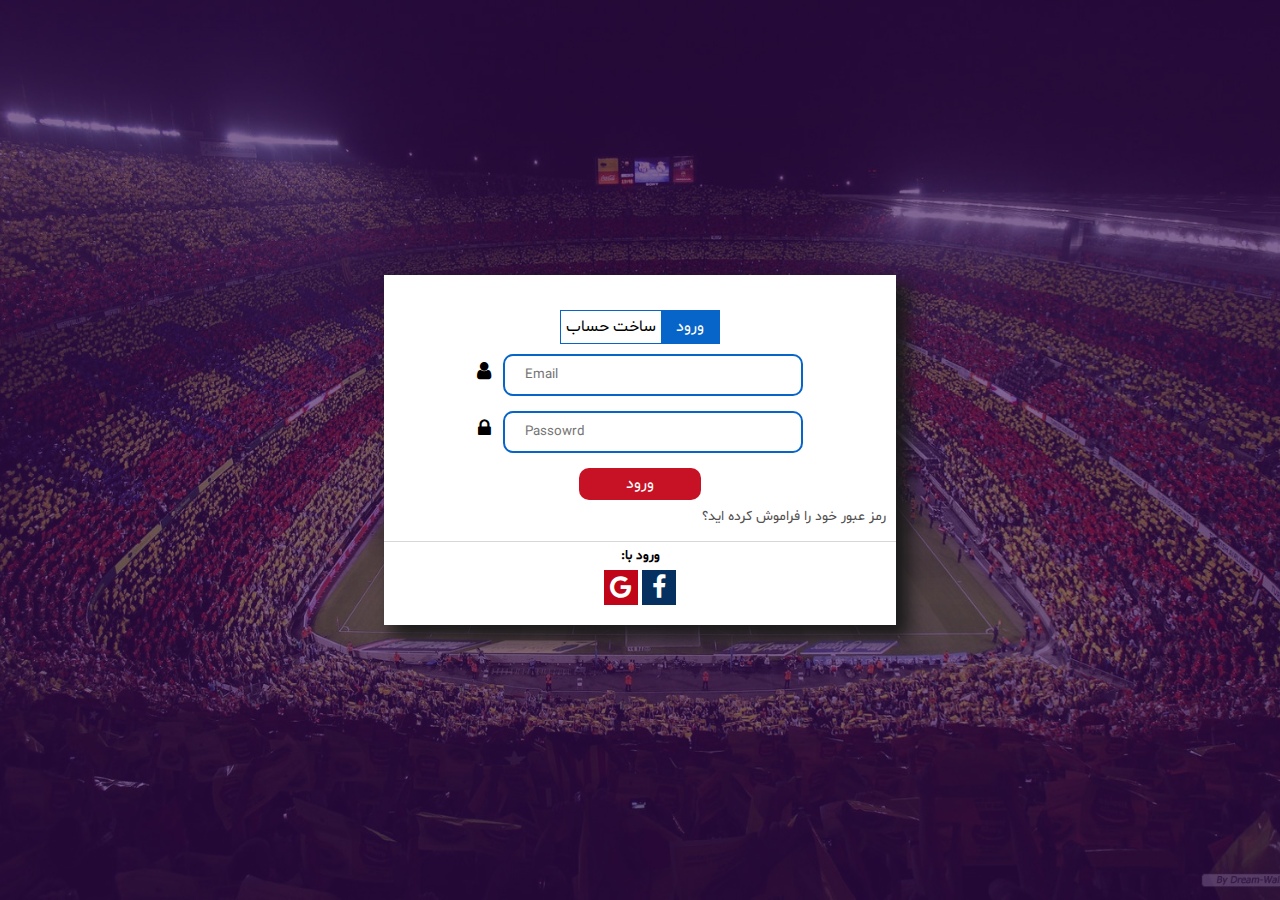
<file: Signin.html>
<!DOCTYPE html>
<html>

<head>
    <meta charset="UTF-8" />
    <meta name="viewport" content="width=], initial-scale=1.0" />
    <title>حساب کاربری</title>
    <script src="Js/Main.js"></script>
    <link rel="shortcut icon" href="Images/Website/FavIco.ico" type="image/x-icon" />
    <link rel="stylesheet" href="Styles/Styles.css" />
    <link rel="stylesheet" href="Styles/Media-Queries.css" />

    <link rel="stylesheet" href="https://stackpath.bootstrapcdn.com/font-awesome/4.7.0/css/font-awesome.min.css" />
</head>

<body>
    <section class="LoginPageContainer">
        <section class="UserForm">
            <section class="LoginFormSec">
                <a href="#" class="FormLoginBtn" id="Loginbtn">ورود</a>
                <a href="#" class="FormSignUpBtn" onmousemove="WhiteBg()" onmouseout="DefaultBg()">ساخت حساب</a
          >
        </section>
        <section class="UserInputForm">
          <section>
            <input type="text" name="Username" placeholder="Email" /> &nbsp;
            <span class="fa fa-user"></span>
          </section>
          <section>
            <input type="password" name="Userpass" placeholder="Passowrd" />
            &nbsp;
            <span class="fa fa-lock"></span>
          </section>
          <a href="#" class="LoginInbtn">ورود</a>
            </section>
            <a href="#" class="ForgotPass">رمز عبور خود را فراموش کرده اید؟</a>

            <section class="SignInWith">
                <h5>ورود با:</h5>

                <a href="#"><span class="fa fa-facebook"></span></a>
                <a href="#"><span class="fa fa-google"></span></a>
            </section>
        </section>
    </section>
</body>

</html>
</file>
<file: Styles/Styles.css>
/* 
Red: #C61224
Blue: #0765c9
purple: #7B14C4
*/


/* Main Properties */

@font-face {
    src: url("../Fonts/Shabnam.ttf");
    font-family: "Shabnam";
}

@font-face {
    src: url("../Fonts/Ubuntu-Medium.ttf");
    font-family: "Ubuntu-Medium";
}

* {
    padding: 0;
    margin: 0;
    direction: rtl;
    font-family: "Shabnam", "Ubuntu-Medium";
}

a {
    text-decoration: none;
}

ul {
    list-style: none;
}


/* Section Titles */

.SectionTitleSec {
    position: relative;
    display: flex;
    flex-direction: row;
    padding-right: 3%;
    padding-bottom: 8px;
    align-items: center;
}

.SectionTitleSec span {
    color: #C61224;
    font-size: 20px;
}

.SectionTitleSec::after {
    content: '';
    position: absolute;
    top: 0;
    left: 98%;
    width: 5px;
    height: 100%;
    background-color: #C61224;
}


/* Header */

.Header {
    background-color: #0765c9;
    width: 100%;
}


/* Website logo holder and sign in buuton */

.UserLogin {
    display: inline-flex;
    height: 100%;
    justify-content: flex-end;
    padding-left: 50px;
    width: calc(50% - 50px);
}

.LogoUserSec {
    padding: 20px 10px 20px 0;
}

.WebsiteLogoSec {
    width: 49%;
    display: inline-flex;
    justify-content: flex-start;
}

.SignInButton {
    display: inline-flex;
    align-items: center;
    background-color: #C61224;
    padding: 5px 10px;
    border-radius: 5px;
    color: white;
}

.SignInButton span {
    padding-left: 6px;
}

.WebsiteLogo {
    display: inline-flex;
    align-items: center;
}

.WebsiteLogo h2 {
    font-weight: bold;
    display: inline-block;
    color: #fdf90e;
}


/* End Of  Website logo holder and sign in buuton */


/* Navigation Bar */

.NavBar {
    margin-top: 10px;
    /* background-color: rgb(62, 26, 146); */
    border-top: 1px solid #1a1a1a86;
    background-color: #136ac7;
}

.BurgerMenuBtn {
    display: inline-block;
    font-size: 25px;
    background-color: #fff;
    color: black;
    padding: 1px 14px;
    margin: 0px 15px 15px 0px;
    visibility: hidden;
    position: absolute;
}

.NavLi {
    padding-left: 10px;
    display: inline-flex;
    align-items: center;
    padding-top: 7px;
    padding-bottom: 7px;
    margin-left: -4px;
    width: 15%;
    justify-content: center;
    position: relative;
}

.NavLi:hover {
    transition: all .3s;
    background: rgb(198, 18, 36);
}

.NavItem {
    font-size: 20px;
    color: rgb(255, 255, 255);
}

.NavItem span {
    color: #fdf90e;
}

.NavLi:nth-child(1) {
    padding-right: 10px;
}


/* SubMenu */

.NavSubMenuUl {
    position: absolute;
    height: 100%;
    width: 100%;
    top: 100%;
    right: 1%;
    border-top: 3px solid;
    visibility: hidden;
    z-index: 3;
}

.NavSubMenuLi {
    display: flex;
    align-items: center;
    justify-content: center;
    padding: 8px 15px;
    background-color: #136ac7;
    font-size: 20px;
    color: rgb(255, 255, 255);
    border-bottom: 2px solid rgba(255, 255, 255, 0.363);
}

.NavSubMenuLi:hover {
    transition: all .3s;
    background: rgb(198, 18, 36);
}

.NavSubMenuLi a {
    color: rgb(255, 255, 255);
}

.NavSubMenuLi span {
    color: rgb(255, 252, 55);
}

.NewsLi:hover .NavSubMenuUl {
    visibility: visible;
}

.PlayersLi:hover .NavSubMenuUl {
    visibility: visible;
}


/* End Of Sub Menu */


/* Search Box */

#SearchSection {
    visibility: hidden;
    position: absolute;
    display: flex;
    align-items: center;
    justify-content: center;
    flex-direction: column;
    top: 0;
    left: 0;
    height: 100%;
    width: 100%;
    background-color: rgba(0, 0, 0, 0.842);
    z-index: 1000;
}

.CloseBtn {
    font-size: 40px;
    background-color: rgb(128, 8, 8);
    display: flex;
    align-items: center;
    padding: 7px 10px;
    align-self: flex-start;
    margin-right: 15px;
    position: relative;
    top: -30%;
}

.SearchBox {
    padding: 20px 15px;
    width: 50%;
    outline: none;
    border-radius: 35px;
    border: 2px solid;
    font-size: 25px;
}

.SearchBtn {
    margin-top: 35px;
    width: 25%;
    font-size: 30px;
    padding: 15px 10px;
    text-align: center;
    background-color: rgb(21, 37, 179);
    border: 2px solid;
    border-radius: 25px;
}

.SearchBtn:hover {
    background: linear-gradient(90deg, rgb(145, 10, 10), rgb(9, 80, 138));
    transition: all .4s;
    border-color: yellow;
}

.ShowSearch {
    visibility: visible !important;
}

.FixPos {
    position: fixed;
    top: 0;
}


/*  Header Ends  */


/* NextMatchSection */


/* Next Match Info */

.NextMatchSec {
    padding-top: 15px;
    padding-bottom: 30px;
    background-color: #f0f8ff;
    margin-bottom: 20px;
}

.NMInfo {
    width: 100%;
    display: inline-flex;
    flex-direction: row;
}


/* next match teams section */

.NMTeamsSec {
    width: 40%;
    display: flex;
    flex-direction: column;
    justify-content: center;
    align-items: center;
}

.NMTeamsLogoAndName {
    display: flex;
    flex-direction: row;
    align-items: center;
}


/* End Of next match teams section */


/* Next match  details  Section*/

.NMDetails {
    padding-top: 15px;
    width: 20%;
    flex-direction: column;
    align-items: center;
    justify-content: center;
    /* border-left: 2px solid;
    border-right: 2px solid; */
    position: relative;
}

.NMDetails::after {
    position: absolute;
    content: '';
    top: 25%;
    left: 100%;
    width: 3px;
    height: 50%;
    background-color: #7B14C4;
}

.NMDetails::before {
    position: absolute;
    content: '';
    top: 25%;
    left: 0%;
    width: 3px;
    height: 50%;
    background-color: #7B14C4;
}

.NMDetails section {
    display: flex;
    align-items: center;
    justify-content: center;
    padding-bottom: 7px;
}

.NMTime {
    font-size: 25px;
}


/* End of Next match  details  Section*/


/* Team Status Section */

.NMTeamStatus {
    display: flex;
    flex-direction: column;
}

.NMTeamStatus h4 {
    position: relative;
    left: 50px;
}

.NMTeamStatus section {
    display: flex;
    flex-direction: row;
}

.MatchWin {
    margin-right: 10px;
    padding: 0px 7px;
    background-color: green;
    color: white;
}

.MatchLoss {
    margin-right: 10px;
    padding: 0px 11px;
    background-color: rgb(131, 7, 7);
    color: white;
}

.MatchDraw {
    margin-right: 10px;
    padding: 0px 10px;
    background-color: rgb(56, 55, 55);
    color: white;
}


/* End of Team Status Section */


/* LatestNews */


/* Latest News Title Box */

.LatestNewsTitle {
    padding: 10px 5px;
    border-bottom: 2px solid;
    background-color: rgb(5, 27, 68);
}

.LatestNewsTitle h3 {
    color: white;
}


/* End Latest News Title Box */

.LatestNewsSec {
    padding: 15px 10px;
}

.LNDateTime {
    color: rgb(165, 159, 159);
}


/* Formatting News Box */

.LNImg {
    display: flex;
}

.LNBox {
    position: relative;
    display: flex;
    /* border-bottom: 2px solid rgba(131, 127, 127, 0.705); */
    padding-bottom: 9PX;
    margin-bottom: 15px;
    padding-top: 15px;
}

.LNBox::after {
    position: absolute;
    content: '';
    top: 100%;
    left: 25%;
    width: 50%;
    height: 2px;
    background-color: #0765c9
}

.LNDetails {
    justify-content: space-evenly;
    padding-right: 10px;
    display: flex;
    flex-direction: column;
}

.LNDateTimeSec {
    padding-bottom: 10px;
}

.LNTitle {
    padding-bottom: 10px;
    width: fit-content;
    font-size: 18px;
    border-bottom: 1px solid rgba(0, 0, 0, 0.3);
}

.LNTextSec {
    display: flex;
    flex-wrap: wrap;
    text-align: justify;
}

.LNText {
    color: black;
    font-size: 14px;
    padding-left: 15px;
}

.LNActions {
    display: flex;
    flex-direction: row;
    padding-top: 10px;
}

.LNBtnSec {
    width: 24%;
}

.LNBtn {
    font-size: 17px;
    font-weight: bold;
    padding: 7px 15px;
    background-color: #C61224;
    display: inline-block;
    border-radius: 11px;
    color: white;
}

.LNBtn:hover {
    transition: all .5s;
    background: linear-gradient(to right, #C61224, #0765c9);
}

.LNFeedback {
    display: flex;
    justify-content: flex-end;
    align-items: center;
    width: 75%;
    font-size: 14px;
}

.LNFeedback h3 {
    font-weight: normal;
    padding-right: 4px;
    position: relative;
    padding-top: 5px;
}

.HeartIcon {
    color: #C61224;
}

.CommentIcon {
    color: #7B14C4;
}


/* This season stats */

.LatestNewsTitle h2 {
    color: rgb(255, 255, 255);
}

.SeasonStatsSec {
    width: 100%;
    text-align: center;
    position: relative;
    padding: 25px 0;
    padding-top: 25px;
}

.SSMatches {
    display: inline-block;
    width: 45%;
    margin-bottom: 15px;
    position: relative;
}

.SSMatches img {
    width: 100%;
    display: block;
    border-radius: 15px;
}

.SSMatchesMR {
    margin-right: 2%;
}

.SSText {
    border-radius: 15px;
    box-shadow: 0px 1px 6px -1px rgba(0, 0, 0, 0.3);
    position: absolute;
    height: 100%;
    width: 100%;
    top: 0;
    left: 0;
    background: linear-gradient(to top, rgba(198, 18, 36, 0.6), rgba(7, 86, 170, 0.6));
    display: flex;
    justify-content: center;
    flex-direction: column;
}

.SSText h1 {
    font-size: 55px;
    color: white;
    text-shadow: -2px 7px 3px #1a1a1a;
}

.SSText h3 {
    color: white;
    font-size: 60px;
    text-shadow: -2px 7px 3px #1a1a1a;
}


/*End of This season stats */


/* Get News */

.GetNewsSec {
    background-color: #0765c9;
    padding: 40px 5px 40px 0px;
}

.GetNewsActionsSec {
    text-align: center;
}

.GNBtn {
    padding: 10px 25px;
    background-color: #C61224;
    color: white;
    width: 7%;
    display: inline-block;
    border: 2px solid transparent;
    border-radius: 13px;
    outline: none;
    margin-top: 10px;
}

.GNBtn:hover {
    transition: all .3s;
    background-color: transparent;
    border: 2px solid #fdf90e;
}

.GetNews span {
    font-weight: bold;
    font-size: 18px;
}

.GetNews {
    display: block;
    padding-bottom: 7px;
    font-size: 18px;
    color: #fdf90e;
    padding-right: 2%;
    padding-top: 15px;
    width: fit-content;
}

.GNTxtBox {
    border: 0px;
    text-align: left;
    padding: 10px 15px;
    width: 30%;
    outline: none;
    border-bottom: 2px solid #fdf90e;
    background-color: transparent;
    margin-top: 15px;
    color: #fdf90e;
}

.GNTxtBox::placeholder {
    text-align: center;
    color: #fdf90e;
    font-weight: bold;
}


/* End of Get News Section */


/* Footer */


/* Footer Content */

footer {
    background-color: #1a1a1a;
}

.FooterContent {
    padding-top: 30px;
    padding-right: 10px;
}

.FooterContent section {
    display: inline-block;
    width: 32%;
}

.FCTitle {
    color: #daa520;
    padding-bottom: 10px;
}

.FCliItems {
    padding-right: 25px;
    color: #daa520;
}

.FCliItems:hover {
    text-decoration: underline;
    color: #f0c741;
    transition: all .3s;
}

.SocialNetworksSec {
    text-align: center;
    display: block !important;
    width: 100% !important;
    padding: 20px 0px;
}

.SocialIcon {
    font-size: 30px !important;
    padding-right: 15px;
    color: #daa520;
}

.fa-telegram:hover {
    color: rgb(57, 155, 212);
}

.fa-twitter:hover {
    color: rgb(21, 150, 224);
}

.fa-youtube:hover {
    color: rgb(192, 18, 18);
}

.fa-instagram:hover {
    color: rgb(157, 57, 204);
}


/* End ofFooter Content */


/* CopyRight */

.CopyRight {
    padding: 10px 20px 10px 0px;
    color: #6495ed;
    border-top: 2px solid rgba(131, 127, 127, 0.705);
}


/* end of copyright */


/* End of Footer */


/* End of Index Styles */


/* Loginpage Styles */

.LoginPageContainer {
    height: 100vh;
    width: 100%;
    background-image: url(../Images/Website/loginpage.jpg);
    background-size: cover;
    background-position: center;
    background-repeat: no-repeat;
    position: relative;
    z-index: 1;
    display: flex;
    align-items: center;
    justify-content: center;
}

.LoginPageContainer::after {
    position: absolute;
    content: '';
    z-index: -1;
    height: 100%;
    width: 100%;
    top: 0;
    left: 0;
    background-color: rgba(55, 12, 85, 0.63);
}

.UserForm {
    background-color: white;
    width: 40%;
    z-index: 2;
    display: flex;
    flex-direction: column;
    justify-content: center;
    padding: 35px 0px 15px 0;
    box-shadow: 11px 10px 17px 2px #1a1a1a;
}

.LoginFormSec {
    display: flex;
    align-self: center;
    border: 1px solid #0765c9;
    width: fit-content;
}

.LoginFormSec a {
    color: black;
    display: inline-block;
    border: none;
}

.FormLoginBtn {
    color: white !important;
    padding: 5px 15px;
    background-color: #0765c9;
}

.WhiteBg {
    background-color: white;
    color: black !important;
}

.FormSignUpBtn {
    padding: 5px 5px;
}

.FormSignUpBtn:hover {
    transition: .5s;
    background-color: #0765c9;
    color: white !important;
}

.UserInputForm {
    display: flex;
    flex-direction: column;
    align-items: center;
    padding-top: 10px;
}

.UserInputForm section {
    width: 100%;
    display: inline-block;
    text-align: center;
}

.UserInputForm section span {
    font-size: 20px;
}

.UserInputForm input {
    display: inline-block;
    padding: 10px 20px;
    border: 2px solid #0765c9;
    outline: none;
    border-radius: 10px;
    margin-bottom: 15px;
    text-align: left;
    width: 50%;
}

.LoginInbtn {
    padding: 5px 10px;
    background-color: #C61224;
    color: white;
    width: 20%;
    text-align: center;
    border-radius: 10px;
}

.LoginInbtn:hover {
    transition: .5s;
    background: linear-gradient(120deg, #C61224, #0765c9);
    color: white;
}

.ForgotPass {
    display: inline-block;
    padding-right: 10px;
    color: #535151;
    font-size: 14px;
    padding-bottom: 5px;
    padding-top: 7px;
}

.ForgotPass:hover {
    text-decoration: underline;
}

.SignInWith {
    margin-top: 10px;
    text-align: center;
    padding: 5px 0px;
    border-top: 1px solid rgba(83, 81, 81, 0.226);
}

.SignInWith h5 {
    padding-bottom: 5px;
}

.SignInWith span {
    font-size: 25px;
    padding: 5px 7px;
    width: 4%;
}

.fa-facebook {
    background-color: #05305f;
    color: white;
}

.fa-google {
    background-color: rgb(192, 5, 24);
    color: white;
}


/* end of signin page */


/* Players Page */


/* .PlayersSection {} */

.Align-Center {
    display: flex;
    align-items: center;
}

.PlayersSection {
    display: flex;
    position: relative;
    padding-bottom: 20px;
}

.PlayersSection::after {
    position: absolute;
    content: '';
    left: 30%;
    top: 97%;
    width: 45%;
    height: 3px;
    background-color: #C61224;
}

.PlayerBio h1 {
    font-size: 27px;
    display: flex;
    flex-direction: column;
    padding-bottom: 10px;
}

.ResumeBioBtn {
    margin-top: 10px;
    display: inline-block;
    margin-right: 48%;
    font-size: 16px;
    background-color: #7B14C4;
    color: white;
    padding: 7px 12px;
    border-radius: 10px;
}

.ResumeBioBtn:hover {
    transition: .4s;
    background-color: rgb(161, 59, 233);
}

.PlayerStatsTitle {
    padding-bottom: 15px;
    border-bottom: 1px solid #0765c9;
}

.PlayersStats {
    width: 59%;
    display: inline-block;
    padding: 50px 2% 50px 8%;
}

.PlayerStats {
    display: flex;
    justify-content: space-evenly;
    flex-wrap: wrap;
}

.PTSStatsBox {
    margin-top: 15px;
    display: flex;
    flex-direction: column;
    align-items: center;
}

.PTSStatsBox h2 {
    padding-top: 7px;
}

.PTSStatsIcon {
    width: 100px;
    height: 60px;
}

.AllTimeStats {
    margin-top: 15px;
}

.PlayerTrophies {
    margin-top: 15px;
}

.PlayersInfo {
    background: url(../Images/Website/PlayerStats.jpg) no-repeat center;
    background-size: cover;
    margin-top: 10px;
    width: calc(30%);
    height: fit-content;
    display: inline-block;
    box-shadow: 1px 2px 8px rgba(0, 0, 0, 0.671);
}

.PlayersInfo img {
    width: 100%;
    display: inline-block;
    background-color: transparent;
    position: relative;
    top: 20px;
}

.PlayersInfoTable {
    background-color: #f0f8ff;
    width: 100%;
    color: #7B14C4;
    position: relative;
}

.PlayersInfoTable section {
    text-align: center;
    border-bottom: 1px solid rgba(189, 6, 6, 0.534);
    font-size: 20px;
    font-weight: bold;
    padding: 10px 0;
}

.PlayerTrophies {
    display: flex;
    flex-direction: column;
}

.PlayerTrophies section {
    display: flex;
    justify-content: space-evenly;
    align-items: center;
    flex-wrap: wrap;
}


/* end of playersinfo */

.OtherPlayersSec {
    width: 100%;
    display: flex;
    flex-wrap: wrap;
    padding-bottom: 25px;
    justify-content: space-evenly;
    padding-top: 25px;
}

.OtherPlayersBox img {
    height: 100%;
}

.OtherPlayersBox {
    position: relative;
    display: flex;
    flex-direction: column;
    align-items: center;
    height: 230px;
    box-shadow: 0px 1px 7px 1px rgba(198, 18, 36, 0.514);
}

.OtherPlayersTitle {
    padding-right: 10px;
    color: #0765c9;
}

.SeePlayerInfo {
    background-color: #C61224;
    color: white;
    display: flex;
    border-radius: 10px;
    justify-self: center;
    position: absolute;
    top: 77%;
    left: 24%;
    padding: 7px 10px;
    box-shadow: 0px 0px 20px 15px rgba(0, 0, 0, 0.726);
}

.SeePlayerInfo:hover {
    transition: .4s;
    background-color: #0765c9;
}


/* End of players page */


/* News Page */

.NewsPageTitle {
    position: relative;
}

.NewsPageTitle::before {
    position: absolute;
    content: '';
    top: 15px;
    width: 5px;
    left: 98%;
    height: 100%;
    background: linear-gradient(to bottom, #0765c9, #C61224);
}

.NewsContentHolder {
    padding-top: 40px;
    display: flex;
    flex-direction: column;
    align-items: center;
}

.NewsContentHolder img {
    width: 50%;
    padding-bottom: 10px;
}

.NewsInfo {
    color: #535151;
    font-size: 14px;
    padding-bottom: 10px;
}

.NewsContent {
    padding-right: 10px;
    width: calc(100% - 10px);
    display: flex;
    justify-content: end;
    flex-direction: column;
}

.NewsContent h1 {
    padding-top: 25px;
    padding-right: 30px;
    font-size: 20px;
}

.NewsContent p {
    text-align: justify;
    padding: 22px 40px;
}

.SendCommentSec {
    display: block;
    padding: 15px 10px;
    border-top: 1px solid #1a1a1a79;
}

.SendCommentSec h1 {
    padding-bottom: 15px;
    color: #0765c9;
}

.SendCommentSec h1 span {
    margin-left: 6px;
}

.SendCommentSec section {
    text-align: right;
    padding: 7px 30px 7px 0px;
}

.UserCommentInfotxt {
    text-align: right;
    padding: 7px 12px;
    border: 1px solid #1a1a1a3f;
}

.UserCommentInfotxt:active {
    border: 1px solid #C61224;
}

.UserCommentTexttxt {
    text-align: right;
    /* display: block; */
    height: 200px;
    width: 40%;
    margin-top: 15px;
    max-width: 40%;
    max-height: 250px;
    min-width: 40%;
    min-height: 200px;
}

.SendCommentBtn {
    display: inline-block;
    margin-top: 20px;
    border-radius: 5px;
    padding: 7px 13px;
    background-color: #C61224;
    color: white;
    border: none;
}

.SendCommentBtn:hover {
    transition: .4s;
    background-color: rgb(231, 26, 47);
}

.NewsComment {
    padding-top: 30px;
    margin-top: 20px;
    border-top: 1px solid #535151;
    margin-bottom: 40px;
}

.NewsCommentTitle {
    padding-right: 25px;
    padding-bottom: 30px;
    font-size: 20px;
    color: #0765c9;
}

.NewsCommentTitle span {
    font-size: 35px;
}

.UserComment {
    margin: 10px 20px;
    padding: 25px 25px 25px 0px;
    border-radius: 30px;
    border: 1px solid #1a1a1a77;
}

.UserCommentReply {
    background-color: rgba(0, 0, 0, 0.178);
}

.UserCommentDetails {
    display: flex;
    font-weight: wrap;
}

.UserCommentDetailsProfile img {
    border-radius: 50px;
    height: fit-content;
}

.UserCommentDetailsInfo {
    padding: 10px 15px 10px 15px;
}

.UserCommentDetailsInfo h4 {
    font-size: 16px;
    padding-bottom: 5px;
}

.UserCommentDetailsInfo h6 {
    padding-bottom: 15px;
    color: #1a1a1aab;
}

.UserCommentDetailsInfo p {
    font-size: 15px;
    text-align: justify;
    color: #1a1a1a;
}

.UserCommentAcctions {
    padding-right: 15%;
}

.CommentBtn {
    color: white;
}

.CommentBtn span {
    padding-left: 4px;
}

.ReplyCommentBtn {
    margin-left: 15px;
    padding: 4px 20px;
    background-color: #0765c9;
    border: none;
    border-radius: 7px;
}

.ReplyCommentBtn:hover {
    transition: .4s;
    background-color: #1f7cdf;
}

.LikeCommentBtn {
    background-color: #C61224;
    border-radius: 25px;
    padding: 4px 4px;
    display: inline-block;
    border: 1px solid #C61224;
}

.LikeCommentBtn:hover {
    transition: .2s;
    color: #C61224;
    background-color: transparent;
}


/* Red: #C61224 Blue: #0765c9 purple: #7B14C4 */
</file>
<file: Styles/Media-Queries.css>
@media screen and (max-width:576px) {
                                /* Index Styles */
                                .BurgerMenuBtn {
                                    visibility: visible;
                                    position: static;
                                }
                                header nav {
                                    visibility: hidden;
                                    position: absolute;
                                }
                                .SignInButton {
                                    font-size: 12px;
                                    padding: 7px;
                                }
                                .WebsiteLogo {
                                    font-size: 14px;
                                }
                                .LogoUserSec {
                                    display: flex;
                                }
                                .NMInfo {
                                    width: 100%;
                                    display: flex;
                                    flex-direction: column;
                                }
                                .NMDetails {
                                    width: 100%;
                                }
                                .NMTeamsSec {
                                    width: 100%;
                                    display: flex;
                                    flex-direction: column;
                                    justify-content: center;
                                    align-items: center;
                                    margin: 35px 0;
                                }
                                .NMDetails::after {
                                    position: absolute;
                                    content: '';
                                    top: 1%;
                                    left: 25%;
                                    width: 50%;
                                    height: 3px;
                                    background-color: #7B14C4;
                                }
                                .NMDetails::before {
                                    position: absolute;
                                    content: '';
                                    top: 99%;
                                    left: 25%;
                                    width: 50%;
                                    height: 3px;
                                    background-color: #7B14C4
                                }
                                .LNBox {
                                    flex-direction: column;
                                }
                                .LnImg {
                                    width: 100%;
                                }
                                .LNImg img {
                                    width: 100%;
                                }
                                .LNBtn {
                                    width: 100px;
                                }
                                .LNDateTime {
                                    padding-top: 15px;
                                }
                                .LNTitle {
                                    margin-bottom: 10px;
                                }
                                .SeasonStatsSec {
                                    display: flex;
                                    flex-direction: column;
                                    align-items: center;
                                }
                                .SSMatches {
                                    width: 98%;
                                    padding: 0;
                                    margin: 0;
                                    margin-bottom: 15px;
                                }
                                .GetNews {
                                    padding: 15px 2%;
                                    text-align: justify;
                                    font-size: 14px;
                                }
                                .GNTxtBox {
                                    width: 60%;
                                }
                                .FooterContent {
                                    display: flex;
                                    flex-direction: column;
                                    align-items: center;
                                }
                                .FooterContent section {
                                    display: block;
                                    width: 100%;
                                }
                                /* End Index Styles */
                                /* Signin.html styles */
                                .LoginPageContainer {
                                    background: none;
                                }
                                .UserForm {
                                    height: 100%;
                                    width: 100%;
                                }
                                .SignInWith span {
                                    width: 10%;
                                }
                                .LoginFormSec {
                                    position: relative;
                                    top: -10%;
                                }
                                /* End of Signin.html styles */
                                /* News.html Styles */
                                .NewsContentHolder img {
                                    width: 100%;
                                }
                                .NewsContent h1 {
                                    font-size: 18px;
                                }
                                .NewsContent p {
                                    font-size: 14px;
                                }
                                .NewsContent h1 {
                                    font-size: 12px;
                                }
                                .UserCommentInfotxt {
                                    margin-bottom: 12px;
                                }
                                .UserCommentTexttxt {
                                    width: 75%;
                                    min-width: 70%;
                                    max-width: 80%;
                                }
                                /*End of News.html Styles */
                                /* PlayersPage.html Styles */
                                .PlayersSection {
                                    flex-direction: column;
                                }
                                .PlayersInfo {
                                    order: 1;
                                    width: 100%;
                                }
                                .PlayersStats {
                                    order: 2;
                                    width: calc(100% - 10%);
                                }
                                .PlayerBioText {
                                    text-align: justify;
                                }
                                /*End of PlayersPage.html Styles */
                            }
                            
                            @media screen and (max-width:768px) {
                                /* Index Styles */
                                .BurgerMenuBtn {
                                    visibility: visible;
                                    position: static;
                                }
                                header nav {
                                    visibility: hidden;
                                    position: absolute;
                                }
                                .NMInfo {
                                    width: 100%;
                                    display: flex;
                                    flex-direction: column;
                                }
                                .NMDetails {
                                    width: 100%;
                                }
                                .NMTeamsSec {
                                    width: 100%;
                                    display: flex;
                                    flex-direction: column;
                                    justify-content: center;
                                    align-items: center;
                                    margin: 35px 0;
                                }
                                .NMDetails::after {
                                    position: absolute;
                                    content: '';
                                    top: 1%;
                                    left: 25%;
                                    width: 50%;
                                    height: 3px;
                                    background-color: #7B14C4;
                                }
                                .NMDetails::before {
                                    position: absolute;
                                    content: '';
                                    top: 99%;
                                    left: 25%;
                                    width: 50%;
                                    height: 3px;
                                    background-color: #7B14C4
                                }
                                .LNBox {
                                    flex-direction: column;
                                }
                                .LNImg {
                                    width: 100%;
                                    display: flex;
                                    justify-content: center;
                                }
                                .LNImg img {
                                    width: 80%;
                                }
                                .LNDateTime {
                                    padding-top: 15px;
                                }
                                .LNTitle {
                                    margin-bottom: 10px;
                                }
                                .SeasonStatsSec {
                                    display: flex;
                                    flex-direction: column;
                                    align-items: center;
                                }
                                .SSMatches {
                                    width: 80%;
                                    padding: 0;
                                    margin: 0;
                                    margin-bottom: 15px;
                                }
                                /* End ofIndex Styles */
                                /* Signin.html styles */
                                .LoginPageContainer {
                                    background: none;
                                }
                                .UserForm {
                                    height: 100%;
                                    width: 100% !important;
                                }
                                .SignInWith span {
                                    width: 6%;
                                }
                                .LoginFormSec {
                                    position: relative;
                                    top: -10%;
                                }
                                /* End of Signin.html styles */
                                /* News.html Styles */
                                .NewsContentHolder img {
                                    width: 80%;
                                }
                                .UserCommentTexttxt {
                                    width: 75%;
                                    min-width: 70%;
                                    max-width: 80%;
                                }
                                /* End of News.html Styles */
                            }
                            
                            @media screen and (max-width:1200px) {
                                /* Index Styles */
                                .NavItem {
                                    font-size: 16px;
                                }
                                .NMTeamStatus h4 {
                                    left: 20px;
                                }
                                .LNBtn {
                                    width: 86px;
                                }
                                .SSText h1 {
                                    font-size: 45px;
                                }
                                .SSText h3 {
                                    font-size: 50px;
                                }
                                /* End of Index Styles */
                                /* Signin.html styles */
                                .UserForm {
                                    width: 50%;
                                }
                                .SignInWith span {
                                    width: 5%;
                                }
                                /* End of Signin.html styles */
                                /* News.html Styles */
                                .UserCommentTexttxt {
                                    width: 65%;
                                    min-width: 60%;
                                    max-width: 70%;
                                }
                                /* End of News.html Styles */
                            }
</file>
